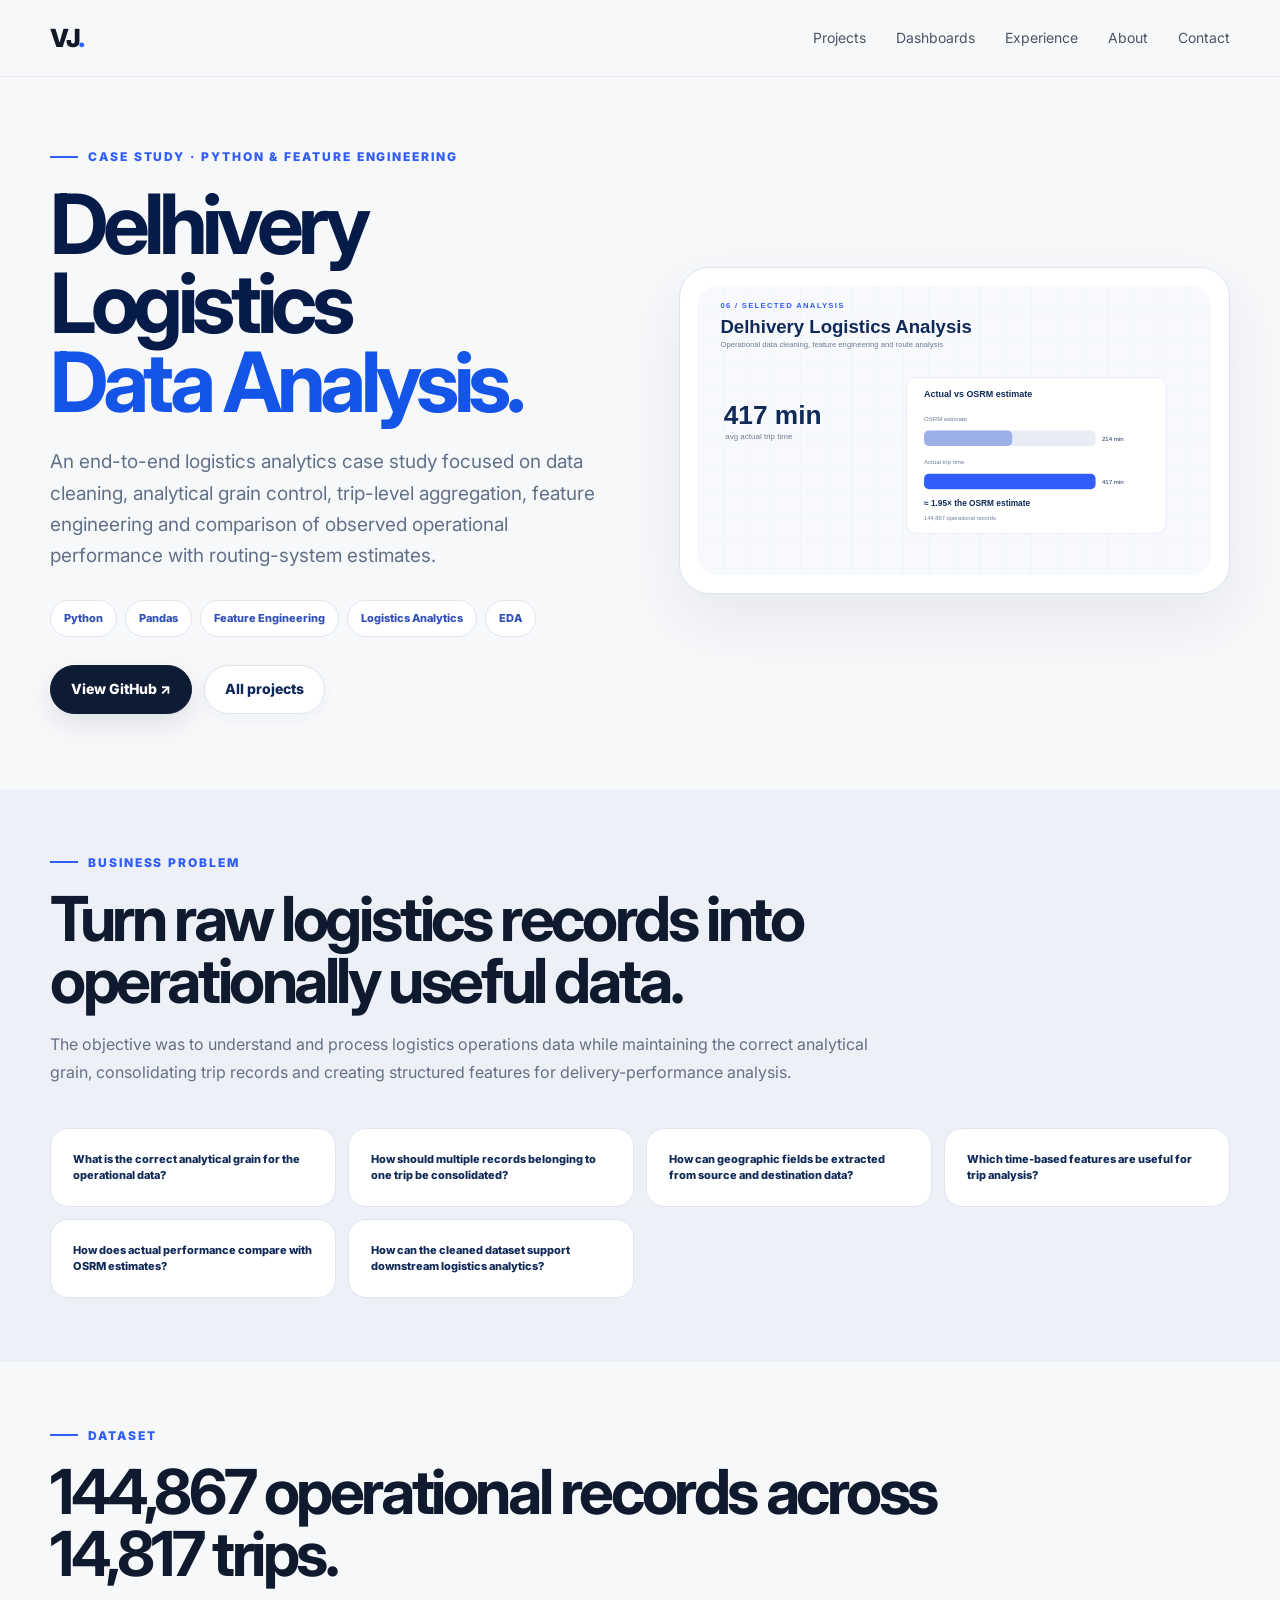
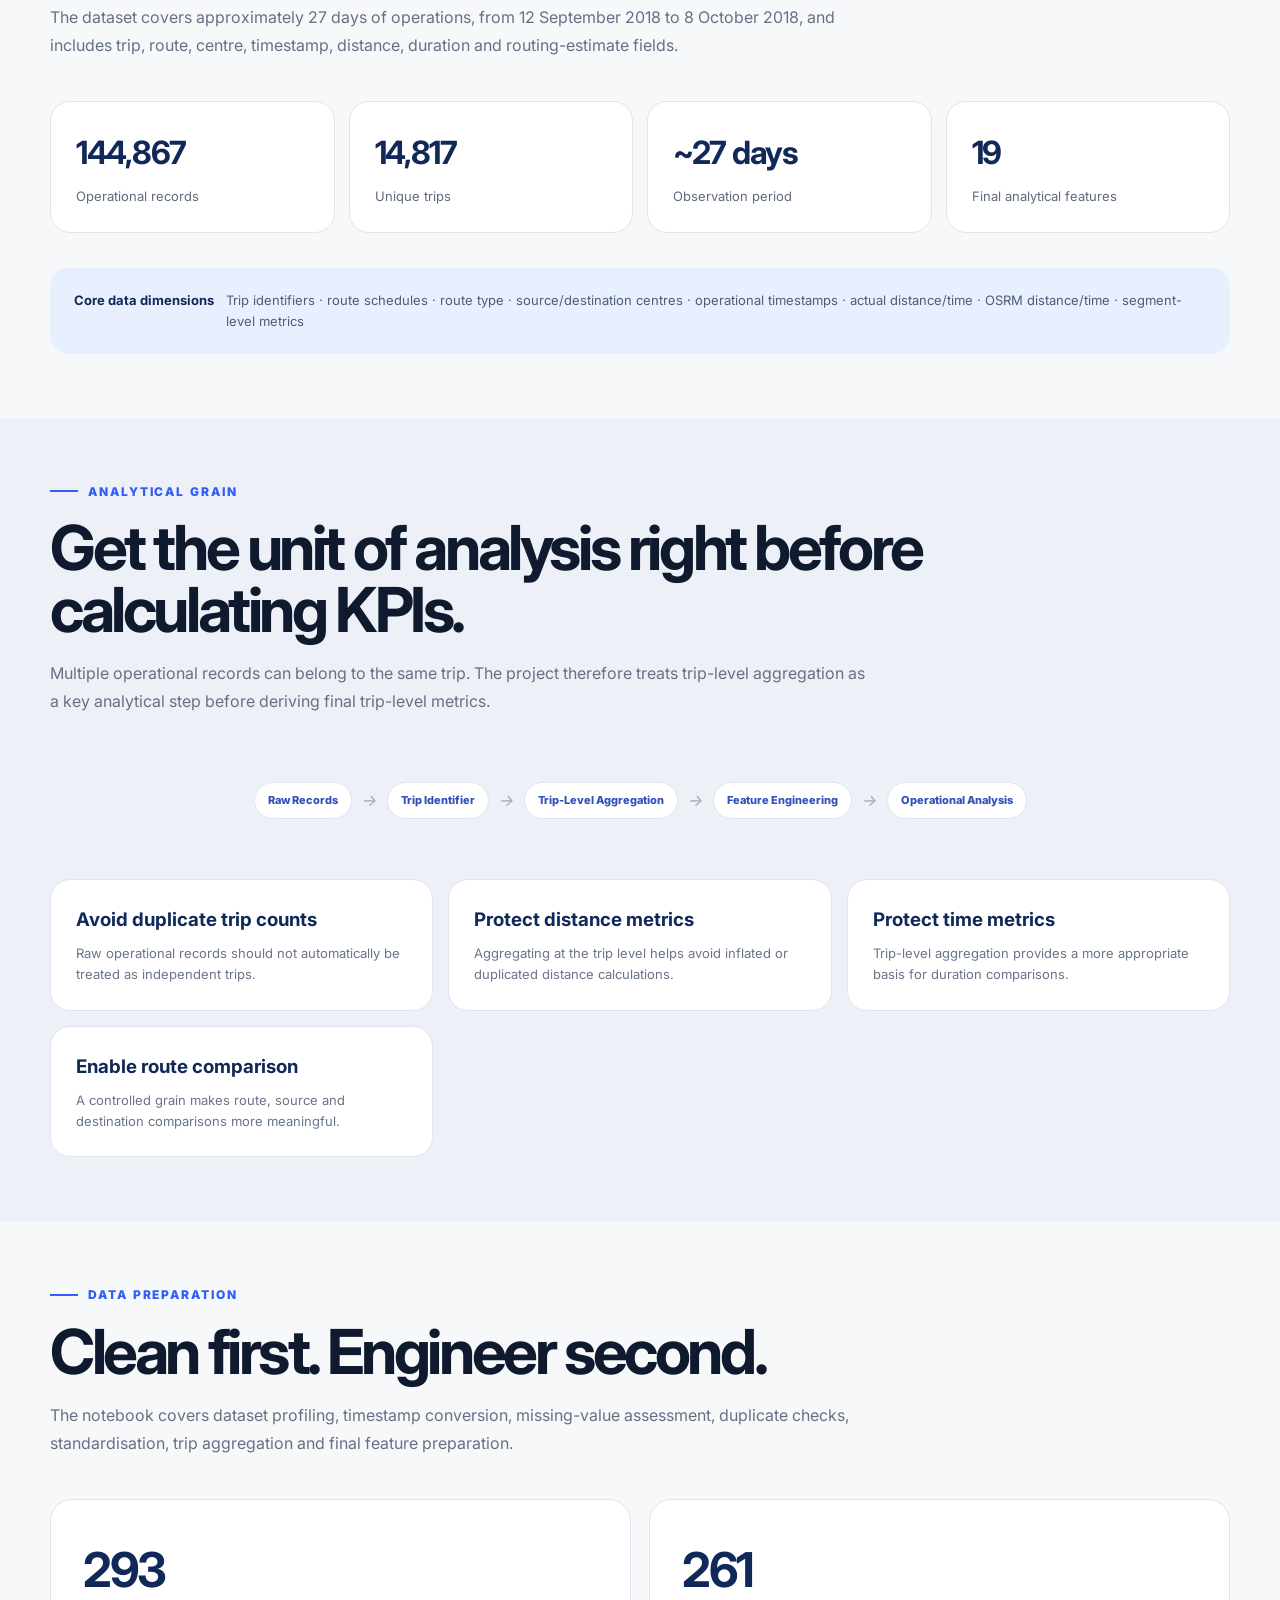
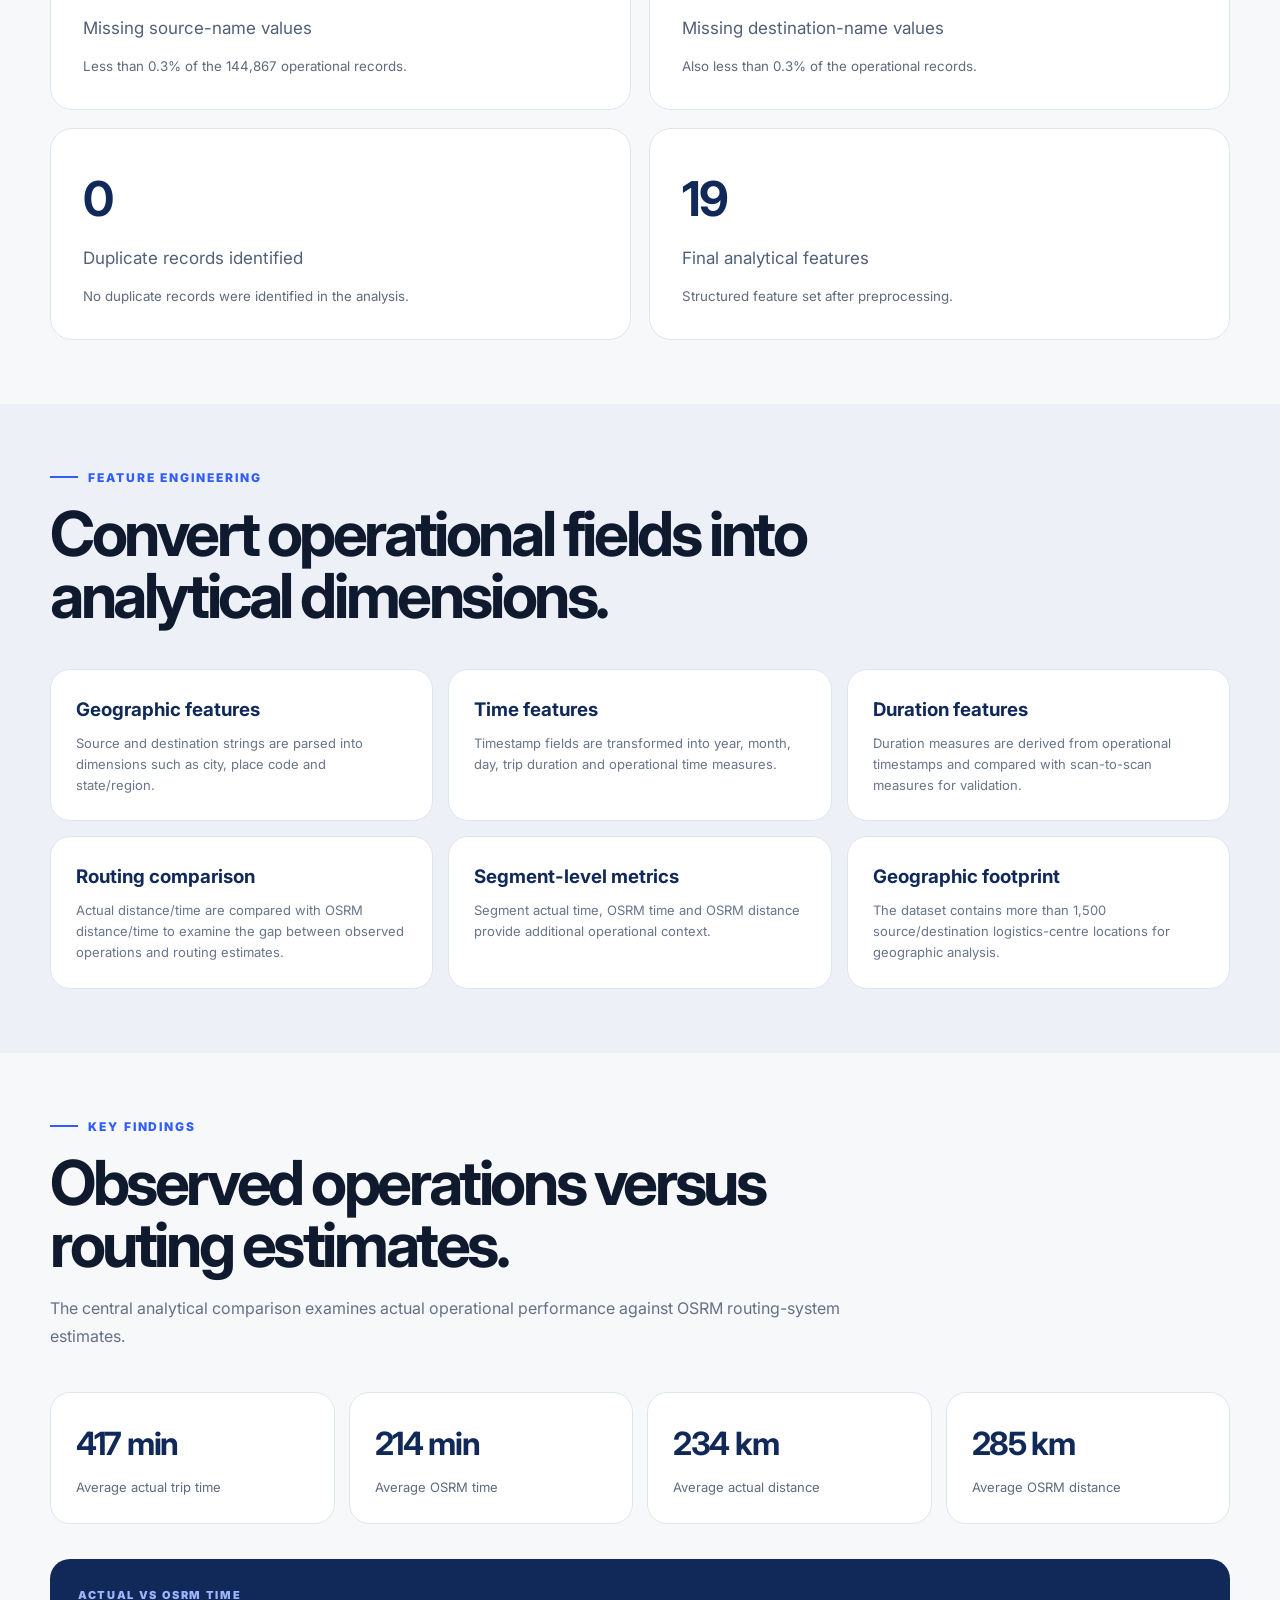
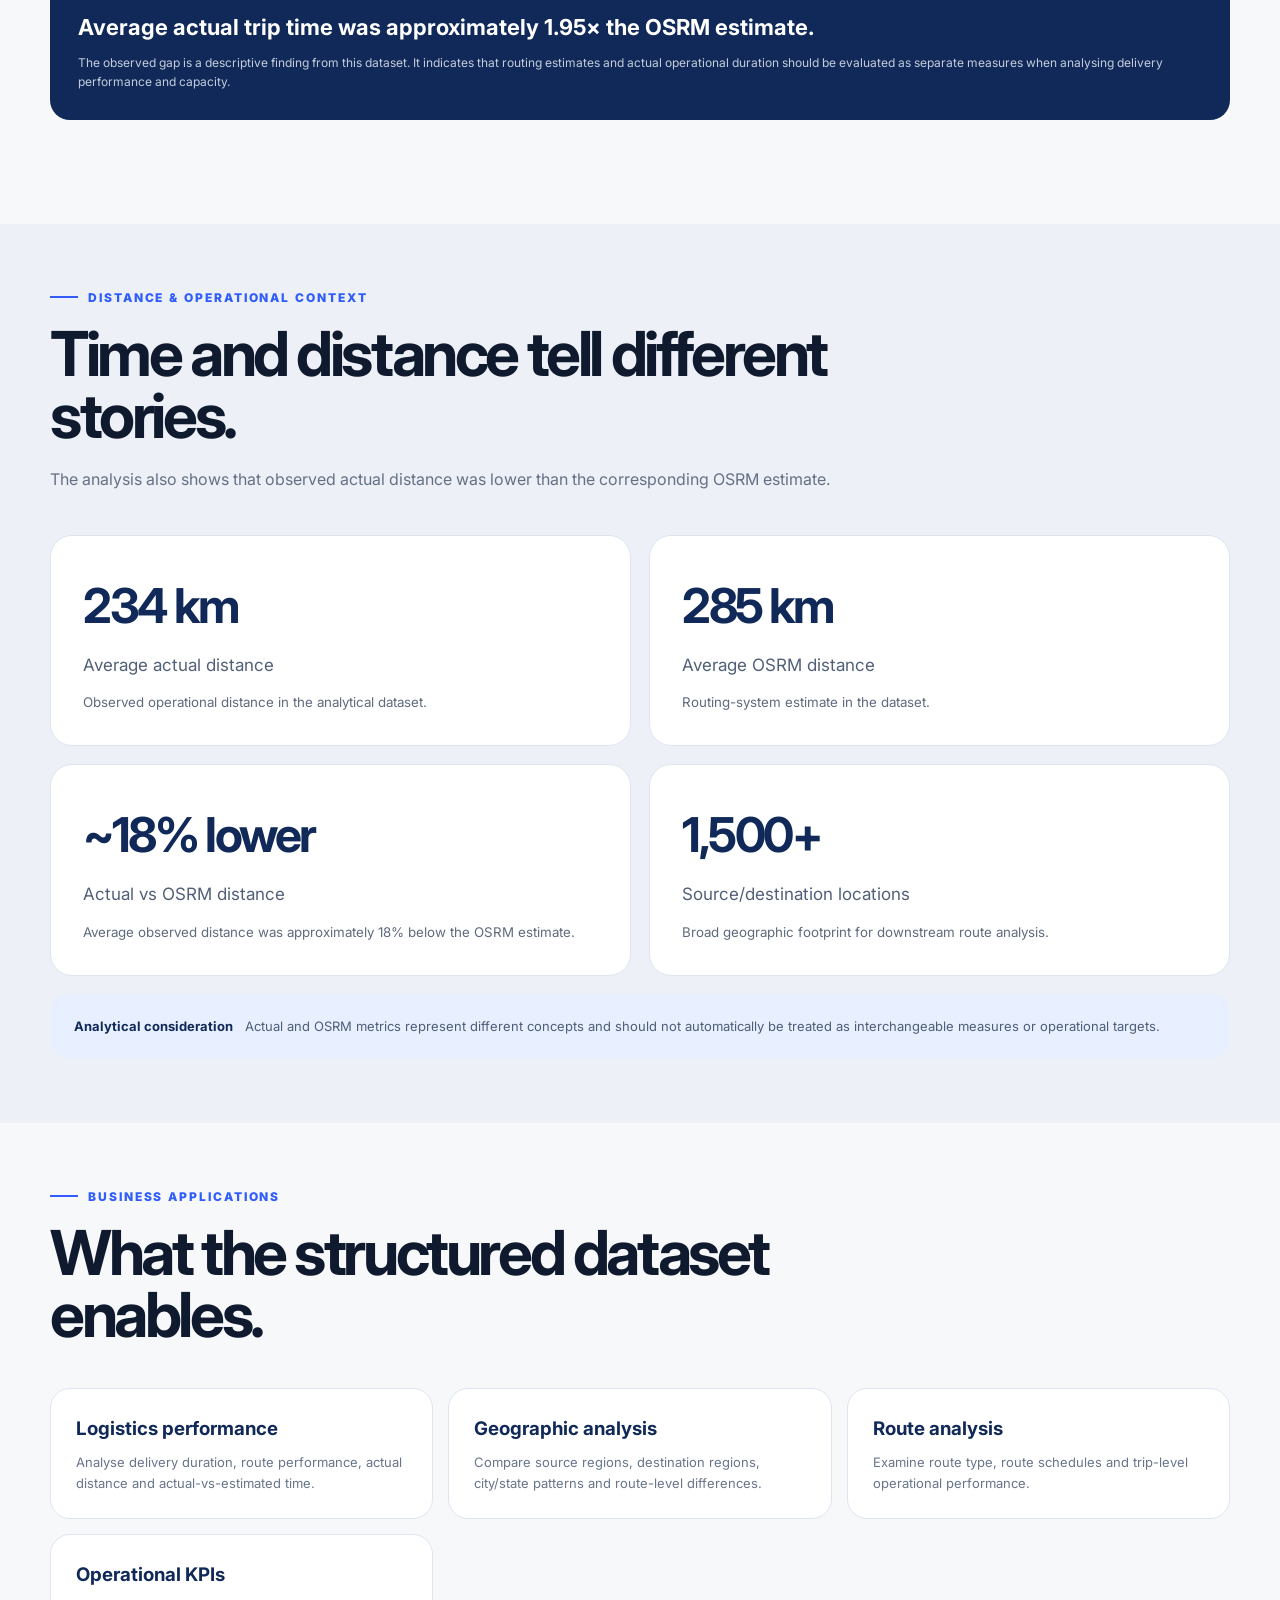
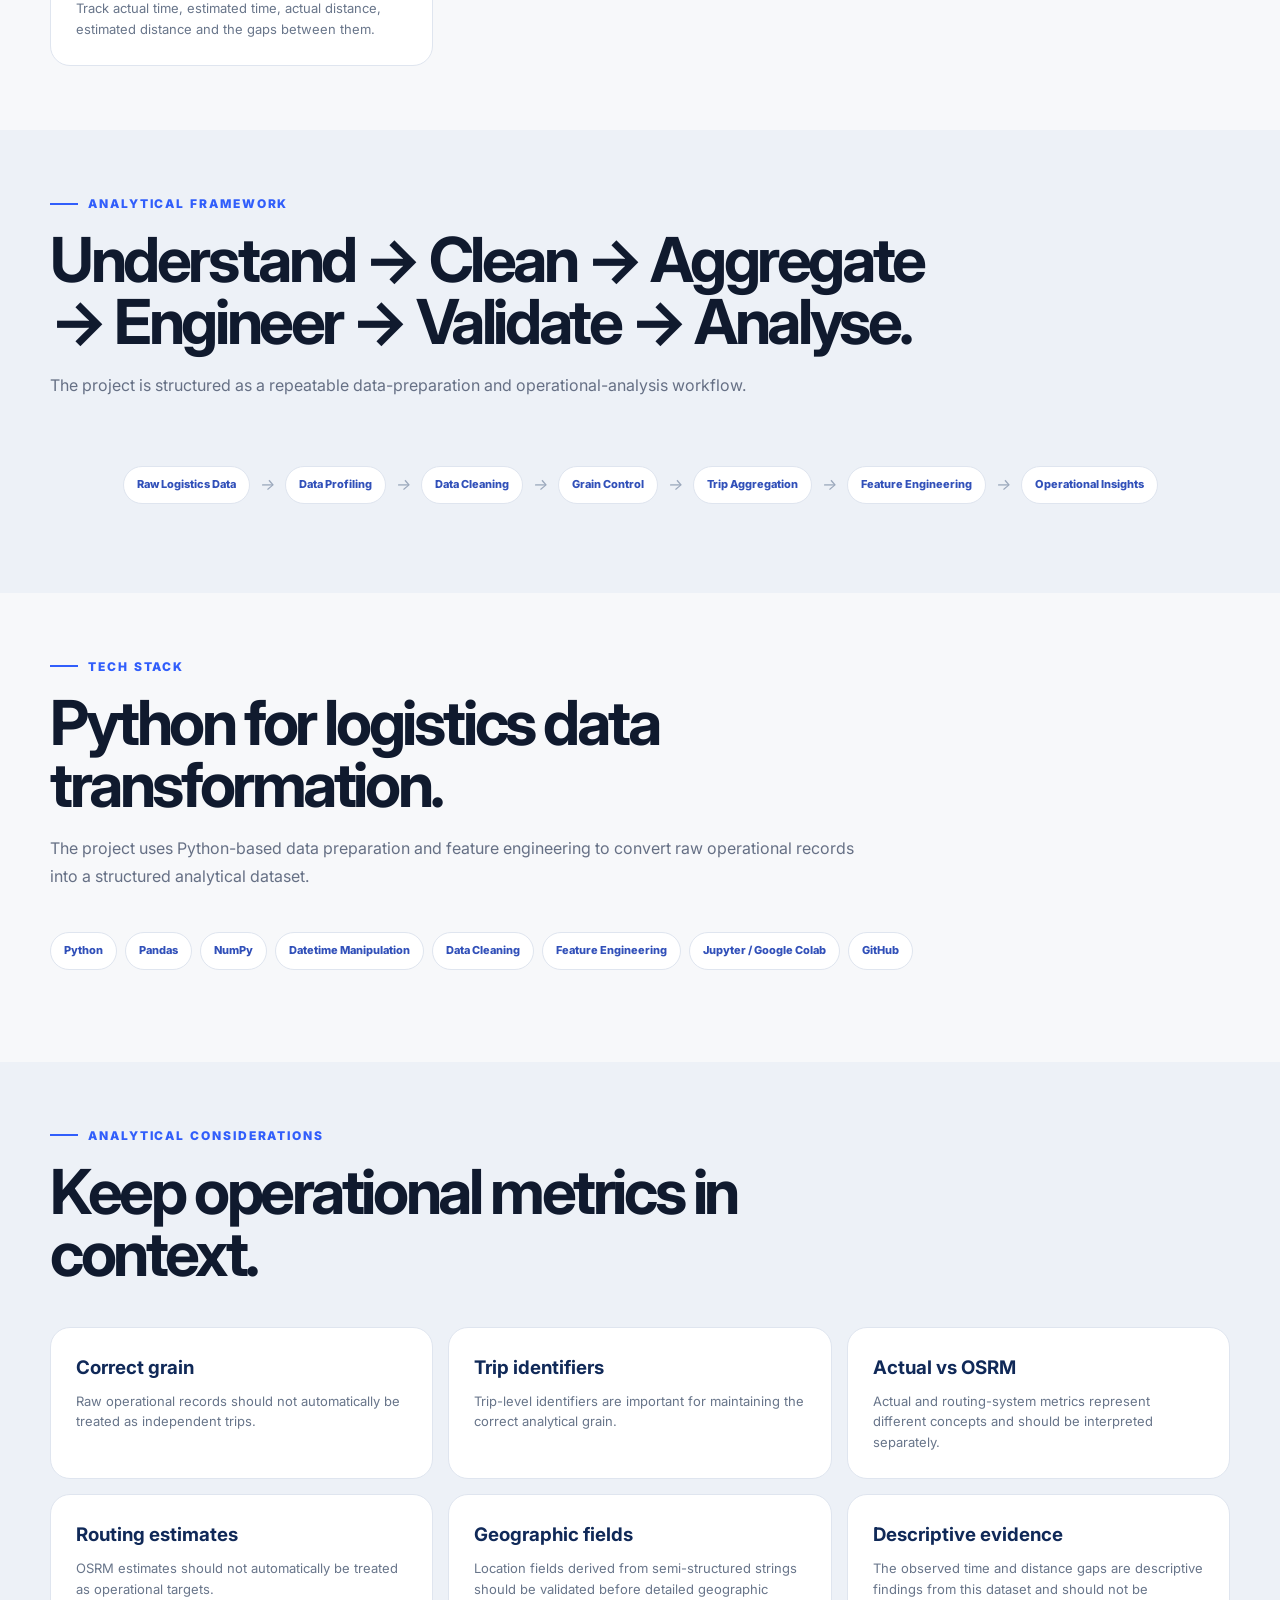
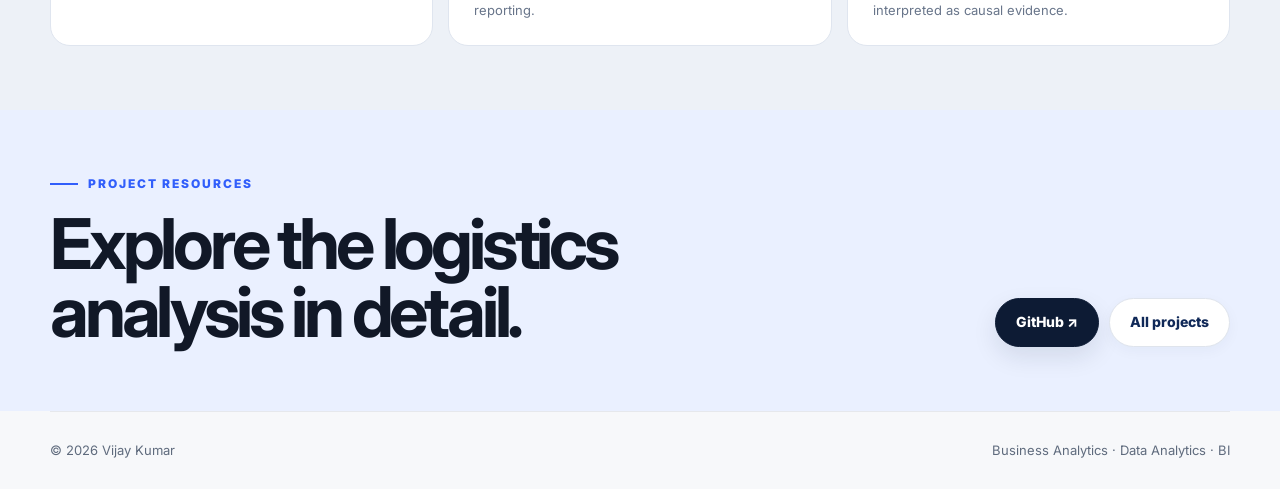
<file: delhivery.html>
<!DOCTYPE html>
<html lang="en">
<head>
<meta charset="UTF-8"><meta name="viewport" content="width=device-width, initial-scale=1.0">
<meta name="description" content="Delhivery Logistics Data Analysis and Feature Engineering — Python logistics analytics case study by Vijay Kumar.">
<meta name="author" content="Vijay Kumar">
<title>Delhivery Logistics Analysis | Vijay Kumar</title>
<link rel="preconnect" href="https://fonts.googleapis.com"><link rel="preconnect" href="https://fonts.gstatic.com" crossorigin><link href="https://fonts.googleapis.com/css2?family=Inter:wght@400..900&display=swap" rel="stylesheet"><link rel="stylesheet" href="styles.css">
</head>
<body class="case-study-page">
<header class="nav-wrap"><nav class="nav container">
<a class="brand" href="index.html">VJ<span>.</span></a>
<button class="menu-btn" aria-label="Open menu" aria-expanded="false">☰</button><div class="nav-links"><a href="index.html#work">Projects</a><a href="index.html#dashboards">Dashboards</a><a href="index.html#experience">Experience</a><a href="index.html#about">About</a><a href="index.html#contact">Contact</a></div>
</nav></header>
<main>
<section class="case-hero container">
<div>
<div class="eyebrow">CASE STUDY · PYTHON & FEATURE ENGINEERING</div>
<h1>Delhivery Logistics<br><span>Data Analysis.</span></h1>
<p class="case-lead">An end-to-end logistics analytics case study focused on data cleaning, analytical grain control, trip-level aggregation, feature engineering and comparison of observed operational performance with routing-system estimates.</p>
<div class="case-tags"><span>Python</span><span>Pandas</span><span>Feature Engineering</span><span>Logistics Analytics</span><span>EDA</span></div>
<div class="case-actions">
<a class="btn primary" href="https://github.com/vijaybsbs/Delhivery-Logistics-Data-Analysis-and-Feature-Engineering" target="_blank" rel="noopener">View GitHub ↗</a>
<a class="btn secondary" href="index.html#work">All projects</a>
</div>
</div>
<div class="case-hero-visual"><img src="assets/projects/delhivery-cover.svg" alt="Delhivery logistics analysis visual"></div>
</section>

<section class="case-section case-muted"><div class="container">
<div class="case-section-head"><div class="eyebrow">BUSINESS PROBLEM</div><h2>Turn raw logistics records into operationally useful data.</h2>
<p>The objective was to understand and process logistics operations data while maintaining the correct analytical grain, consolidating trip records and creating structured features for delivery-performance analysis.</p></div>
<div class="case-question-grid">
<div class="case-question">What is the correct analytical grain for the operational data?</div>
<div class="case-question">How should multiple records belonging to one trip be consolidated?</div>
<div class="case-question">How can geographic fields be extracted from source and destination data?</div>
<div class="case-question">Which time-based features are useful for trip analysis?</div>
<div class="case-question">How does actual performance compare with OSRM estimates?</div>
<div class="case-question">How can the cleaned dataset support downstream logistics analytics?</div>
</div></div></section>

<section class="case-section container"><div class="case-section-head"><div class="eyebrow">DATASET</div><h2>144,867 operational records across 14,817 trips.</h2><p>The dataset covers approximately 27 days of operations, from 12 September 2018 to 8 October 2018, and includes trip, route, centre, timestamp, distance, duration and routing-estimate fields.</p></div>
<div class="case-kpi-grid">
<div class="case-kpi"><strong>144,867</strong><span>Operational records</span></div>
<div class="case-kpi"><strong>14,817</strong><span>Unique trips</span></div>
<div class="case-kpi"><strong>~27 days</strong><span>Observation period</span></div>
<div class="case-kpi"><strong>19</strong><span>Final analytical features</span></div>
</div>
<div class="case-callout"><strong>Core data dimensions</strong><div>Trip identifiers · route schedules · route type · source/destination centres · operational timestamps · actual distance/time · OSRM distance/time · segment-level metrics</div></div>
</div></section>

<section class="case-section case-muted"><div class="container"><div class="case-section-head"><div class="eyebrow">ANALYTICAL GRAIN</div><h2>Get the unit of analysis right before calculating KPIs.</h2><p>Multiple operational records can belong to the same trip. The project therefore treats trip-level aggregation as a key analytical step before deriving final trip-level metrics.</p></div>
<div class="case-flow"><span>Raw Records</span><i>→</i><span>Trip Identifier</span><i>→</i><span>Trip-Level Aggregation</span><i>→</i><span>Feature Engineering</span><i>→</i><span>Operational Analysis</span></div>
<div class="case-final-grid">
<div><h3>Avoid duplicate trip counts</h3><p>Raw operational records should not automatically be treated as independent trips.</p></div>
<div><h3>Protect distance metrics</h3><p>Aggregating at the trip level helps avoid inflated or duplicated distance calculations.</p></div>
<div><h3>Protect time metrics</h3><p>Trip-level aggregation provides a more appropriate basis for duration comparisons.</p></div>
<div><h3>Enable route comparison</h3><p>A controlled grain makes route, source and destination comparisons more meaningful.</p></div>
</div></div></section>

<section class="case-section container"><div class="case-section-head"><div class="eyebrow">DATA PREPARATION</div><h2>Clean first. Engineer second.</h2><p>The notebook covers dataset profiling, timestamp conversion, missing-value assessment, duplicate checks, standardisation, trip aggregation and final feature preparation.</p></div>
<div class="case-two-col">
<div class="case-panel"><strong>293</strong><span>Missing source-name values</span><small>Less than 0.3% of the 144,867 operational records.</small></div>
<div class="case-panel"><strong>261</strong><span>Missing destination-name values</span><small>Also less than 0.3% of the operational records.</small></div>
<div class="case-panel"><strong>0</strong><span>Duplicate records identified</span><small>No duplicate records were identified in the analysis.</small></div>
<div class="case-panel"><strong>19</strong><span>Final analytical features</span><small>Structured feature set after preprocessing.</small></div>
</div>
</div></section>

<section class="case-section case-muted"><div class="container"><div class="case-section-head"><div class="eyebrow">FEATURE ENGINEERING</div><h2>Convert operational fields into analytical dimensions.</h2></div>
<div class="case-final-grid">
<div><h3>Geographic features</h3><p>Source and destination strings are parsed into dimensions such as city, place code and state/region.</p></div>
<div><h3>Time features</h3><p>Timestamp fields are transformed into year, month, day, trip duration and operational time measures.</p></div>
<div><h3>Duration features</h3><p>Duration measures are derived from operational timestamps and compared with scan-to-scan measures for validation.</p></div>
<div><h3>Routing comparison</h3><p>Actual distance/time are compared with OSRM distance/time to examine the gap between observed operations and routing estimates.</p></div>
<div><h3>Segment-level metrics</h3><p>Segment actual time, OSRM time and OSRM distance provide additional operational context.</p></div>
<div><h3>Geographic footprint</h3><p>The dataset contains more than 1,500 source/destination logistics-centre locations for geographic analysis.</p></div>
</div></div></section>

<section class="case-section container"><div class="case-section-head"><div class="eyebrow">KEY FINDINGS</div><h2>Observed operations versus routing estimates.</h2><p>The central analytical comparison examines actual operational performance against OSRM routing-system estimates.</p></div>
<div class="case-kpi-grid">
<div class="case-kpi"><strong>417 min</strong><span>Average actual trip time</span></div>
<div class="case-kpi"><strong>214 min</strong><span>Average OSRM time</span></div>
<div class="case-kpi"><strong>234 km</strong><span>Average actual distance</span></div>
<div class="case-kpi"><strong>285 km</strong><span>Average OSRM distance</span></div>
</div>
<div class="case-insight"><span>ACTUAL VS OSRM TIME</span><strong>Average actual trip time was approximately 1.95× the OSRM estimate.</strong><p>The observed gap is a descriptive finding from this dataset. It indicates that routing estimates and actual operational duration should be evaluated as separate measures when analysing delivery performance and capacity.</p></div>
</div></section>

<section class="case-section case-muted"><div class="container"><div class="case-section-head"><div class="eyebrow">DISTANCE & OPERATIONAL CONTEXT</div><h2>Time and distance tell different stories.</h2><p>The analysis also shows that observed actual distance was lower than the corresponding OSRM estimate.</p></div>
<div class="case-two-col">
<div class="case-panel"><strong>234 km</strong><span>Average actual distance</span><small>Observed operational distance in the analytical dataset.</small></div>
<div class="case-panel"><strong>285 km</strong><span>Average OSRM distance</span><small>Routing-system estimate in the dataset.</small></div>
<div class="case-panel"><strong>~18% lower</strong><span>Actual vs OSRM distance</span><small>Average observed distance was approximately 18% below the OSRM estimate.</small></div>
<div class="case-panel"><strong>1,500+</strong><span>Source/destination locations</span><small>Broad geographic footprint for downstream route analysis.</small></div>
</div>
<div class="case-callout"><strong>Analytical consideration</strong><div>Actual and OSRM metrics represent different concepts and should not automatically be treated as interchangeable measures or operational targets.</div></div>
</div></section>

<section class="case-section container"><div class="case-section-head"><div class="eyebrow">BUSINESS APPLICATIONS</div><h2>What the structured dataset enables.</h2></div>
<div class="case-final-grid">
<div><h3>Logistics performance</h3><p>Analyse delivery duration, route performance, actual distance and actual-vs-estimated time.</p></div>
<div><h3>Geographic analysis</h3><p>Compare source regions, destination regions, city/state patterns and route-level differences.</p></div>
<div><h3>Route analysis</h3><p>Examine route type, route schedules and trip-level operational performance.</p></div>
<div><h3>Operational KPIs</h3><p>Track actual time, estimated time, actual distance, estimated distance and the gaps between them.</p></div>
</div></section>

<section class="case-section case-muted"><div class="container"><div class="case-section-head"><div class="eyebrow">ANALYTICAL FRAMEWORK</div><h2>Understand → Clean → Aggregate → Engineer → Validate → Analyse.</h2><p>The project is structured as a repeatable data-preparation and operational-analysis workflow.</p></div>
<div class="case-flow"><span>Raw Logistics Data</span><i>→</i><span>Data Profiling</span><i>→</i><span>Data Cleaning</span><i>→</i><span>Grain Control</span><i>→</i><span>Trip Aggregation</span><i>→</i><span>Feature Engineering</span><i>→</i><span>Operational Insights</span></div>
</div></section>

<section class="case-section container"><div class="case-section-head"><div class="eyebrow">TECH STACK</div><h2>Python for logistics data transformation.</h2><p>The project uses Python-based data preparation and feature engineering to convert raw operational records into a structured analytical dataset.</p></div>
<div class="case-tags"><span>Python</span><span>Pandas</span><span>NumPy</span><span>Datetime Manipulation</span><span>Data Cleaning</span><span>Feature Engineering</span><span>Jupyter / Google Colab</span><span>GitHub</span></div>
</div></section>

<section class="case-section case-muted"><div class="container"><div class="case-section-head"><div class="eyebrow">ANALYTICAL CONSIDERATIONS</div><h2>Keep operational metrics in context.</h2></div>
<div class="case-final-grid">
<div><h3>Correct grain</h3><p>Raw operational records should not automatically be treated as independent trips.</p></div>
<div><h3>Trip identifiers</h3><p>Trip-level identifiers are important for maintaining the correct analytical grain.</p></div>
<div><h3>Actual vs OSRM</h3><p>Actual and routing-system metrics represent different concepts and should be interpreted separately.</p></div>
<div><h3>Routing estimates</h3><p>OSRM estimates should not automatically be treated as operational targets.</p></div>
<div><h3>Geographic fields</h3><p>Location fields derived from semi-structured strings should be validated before detailed geographic reporting.</p></div>
<div><h3>Descriptive evidence</h3><p>The observed time and distance gaps are descriptive findings from this dataset and should not be interpreted as causal evidence.</p></div>
</div></div></section>

<section class="contact-section"><div class="container contact"><div><div class="eyebrow">PROJECT RESOURCES</div><h2>Explore the logistics<br><span>analysis in detail.</span></h2></div>
<div class="contact-actions"><a class="btn primary" href="https://github.com/vijaybsbs/Delhivery-Logistics-Data-Analysis-and-Feature-Engineering" target="_blank" rel="noopener">GitHub ↗</a><a class="btn secondary" href="index.html#work">All projects</a></div>
</div></section>
</main>
<footer class="footer container"><span>© <span id="year"></span> Vijay Kumar</span><span>Business Analytics · Data Analytics · BI</span></footer>
<script src="script.js"></script>
</body></html>
</file>
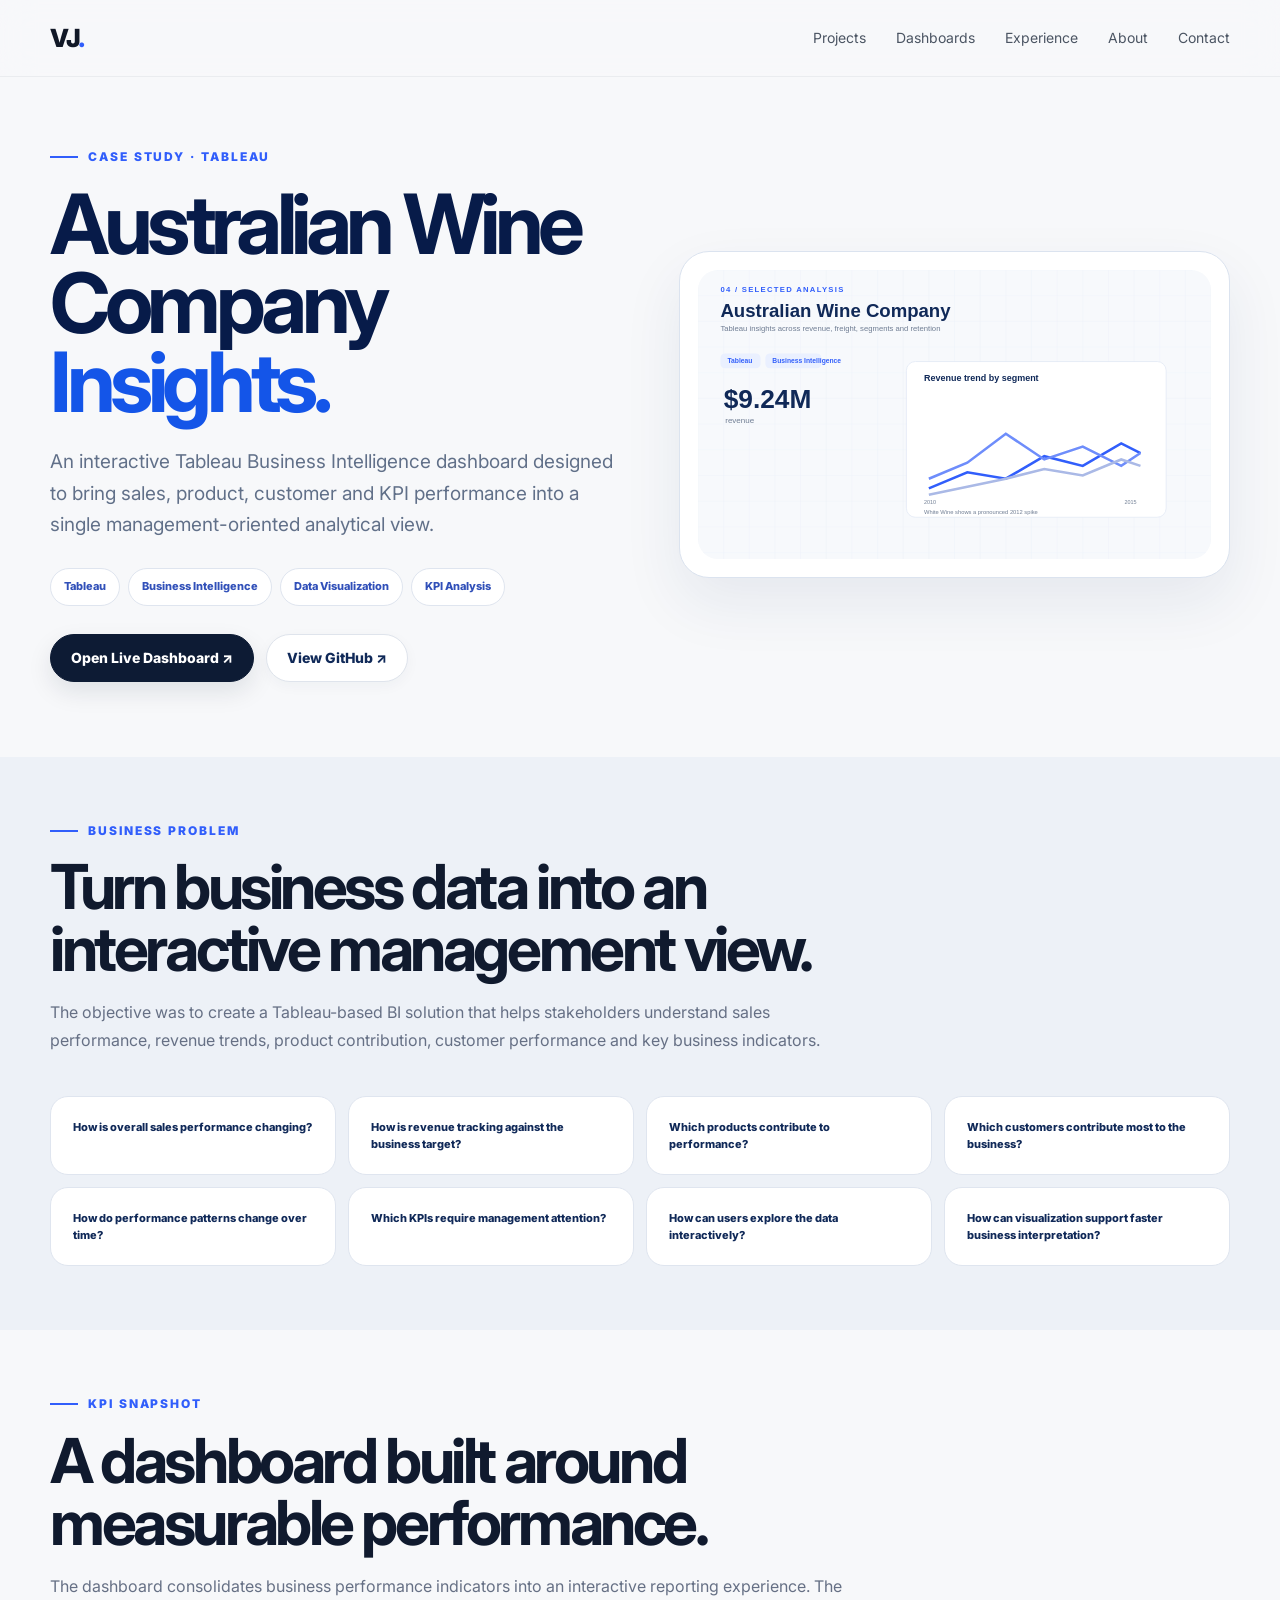
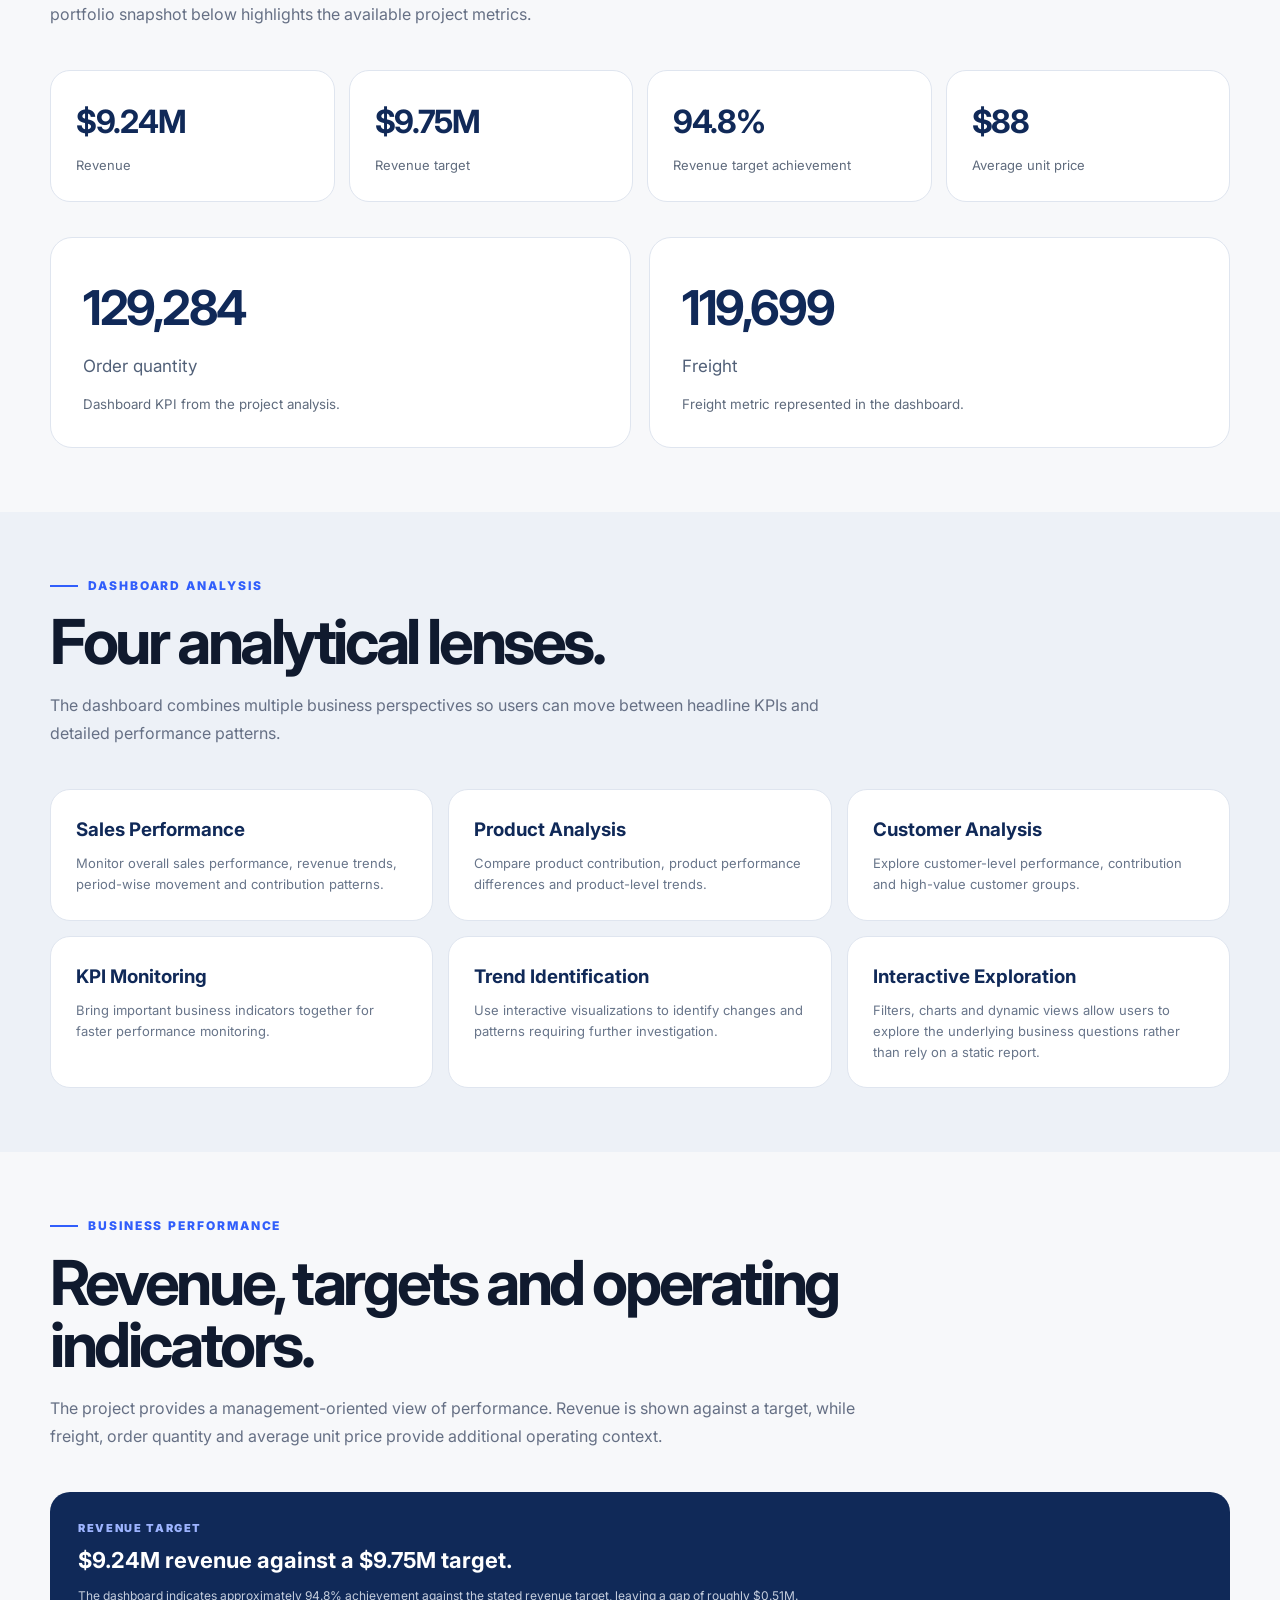
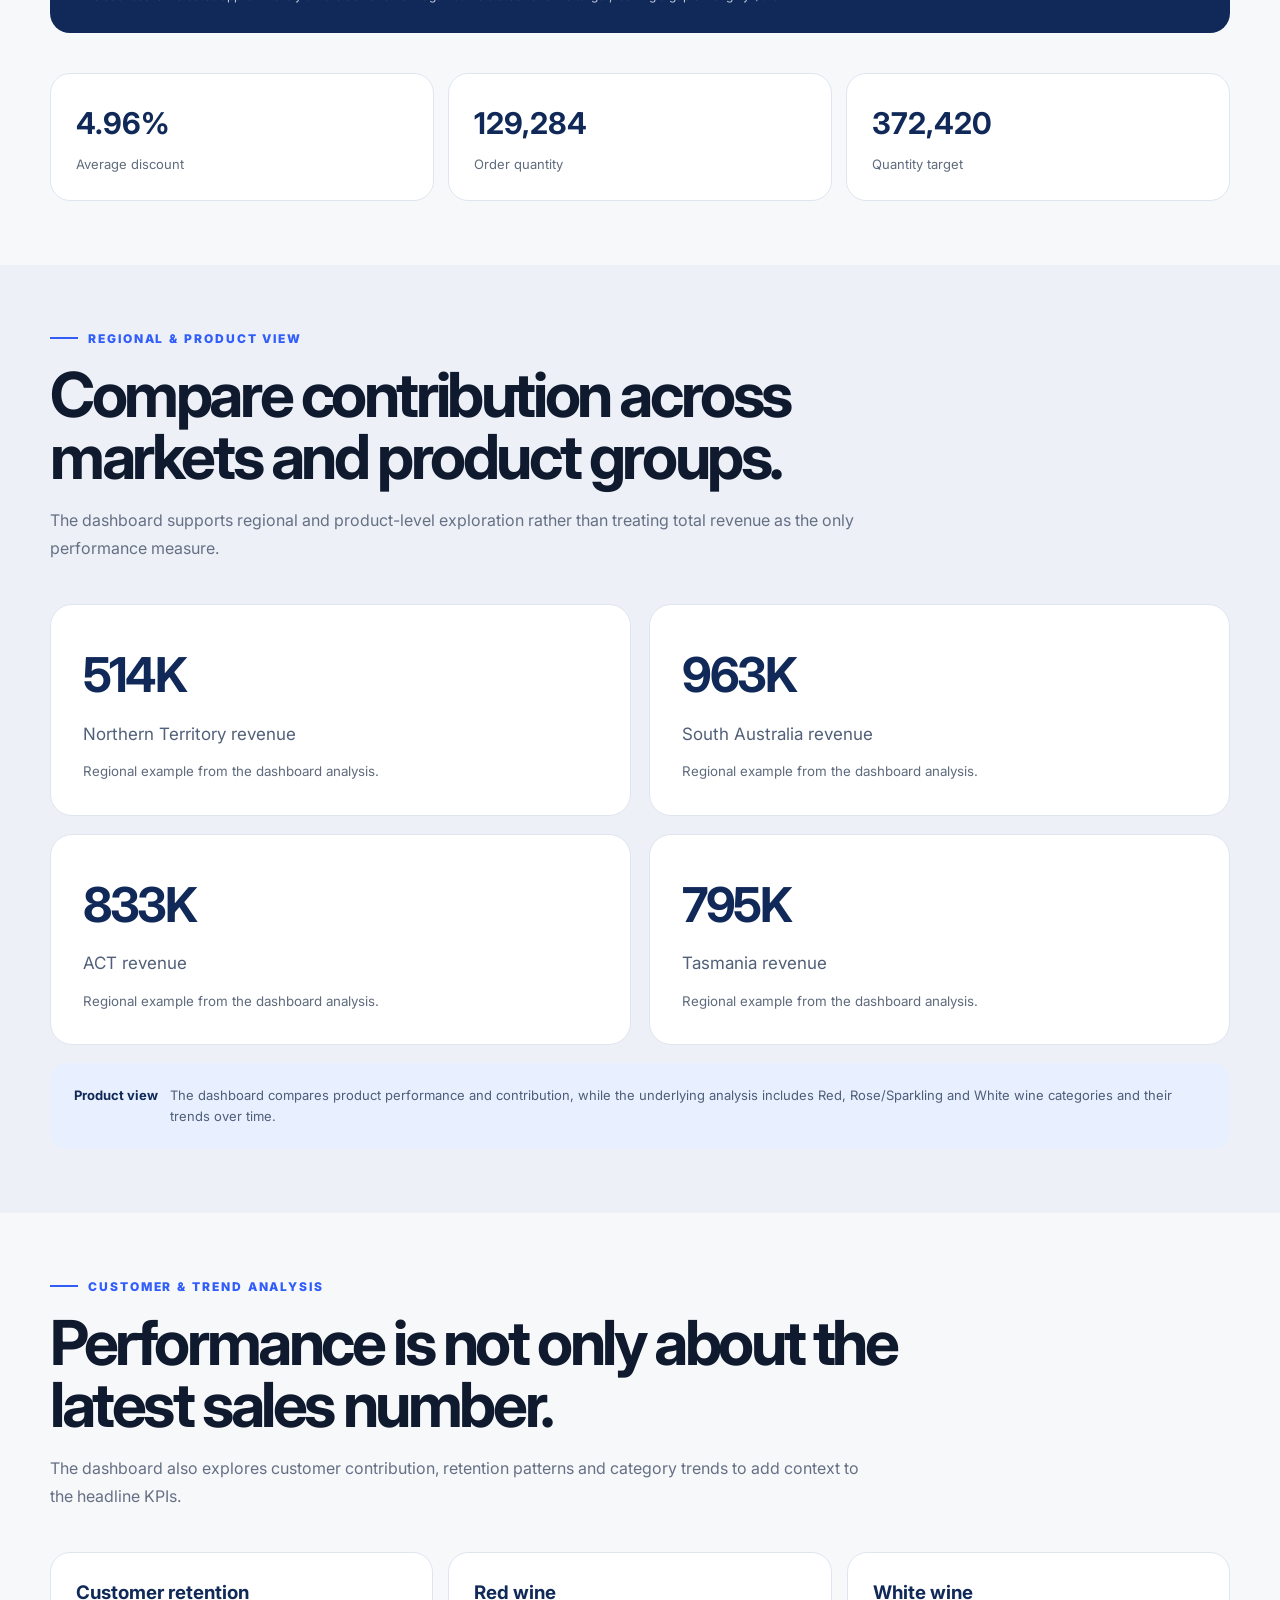
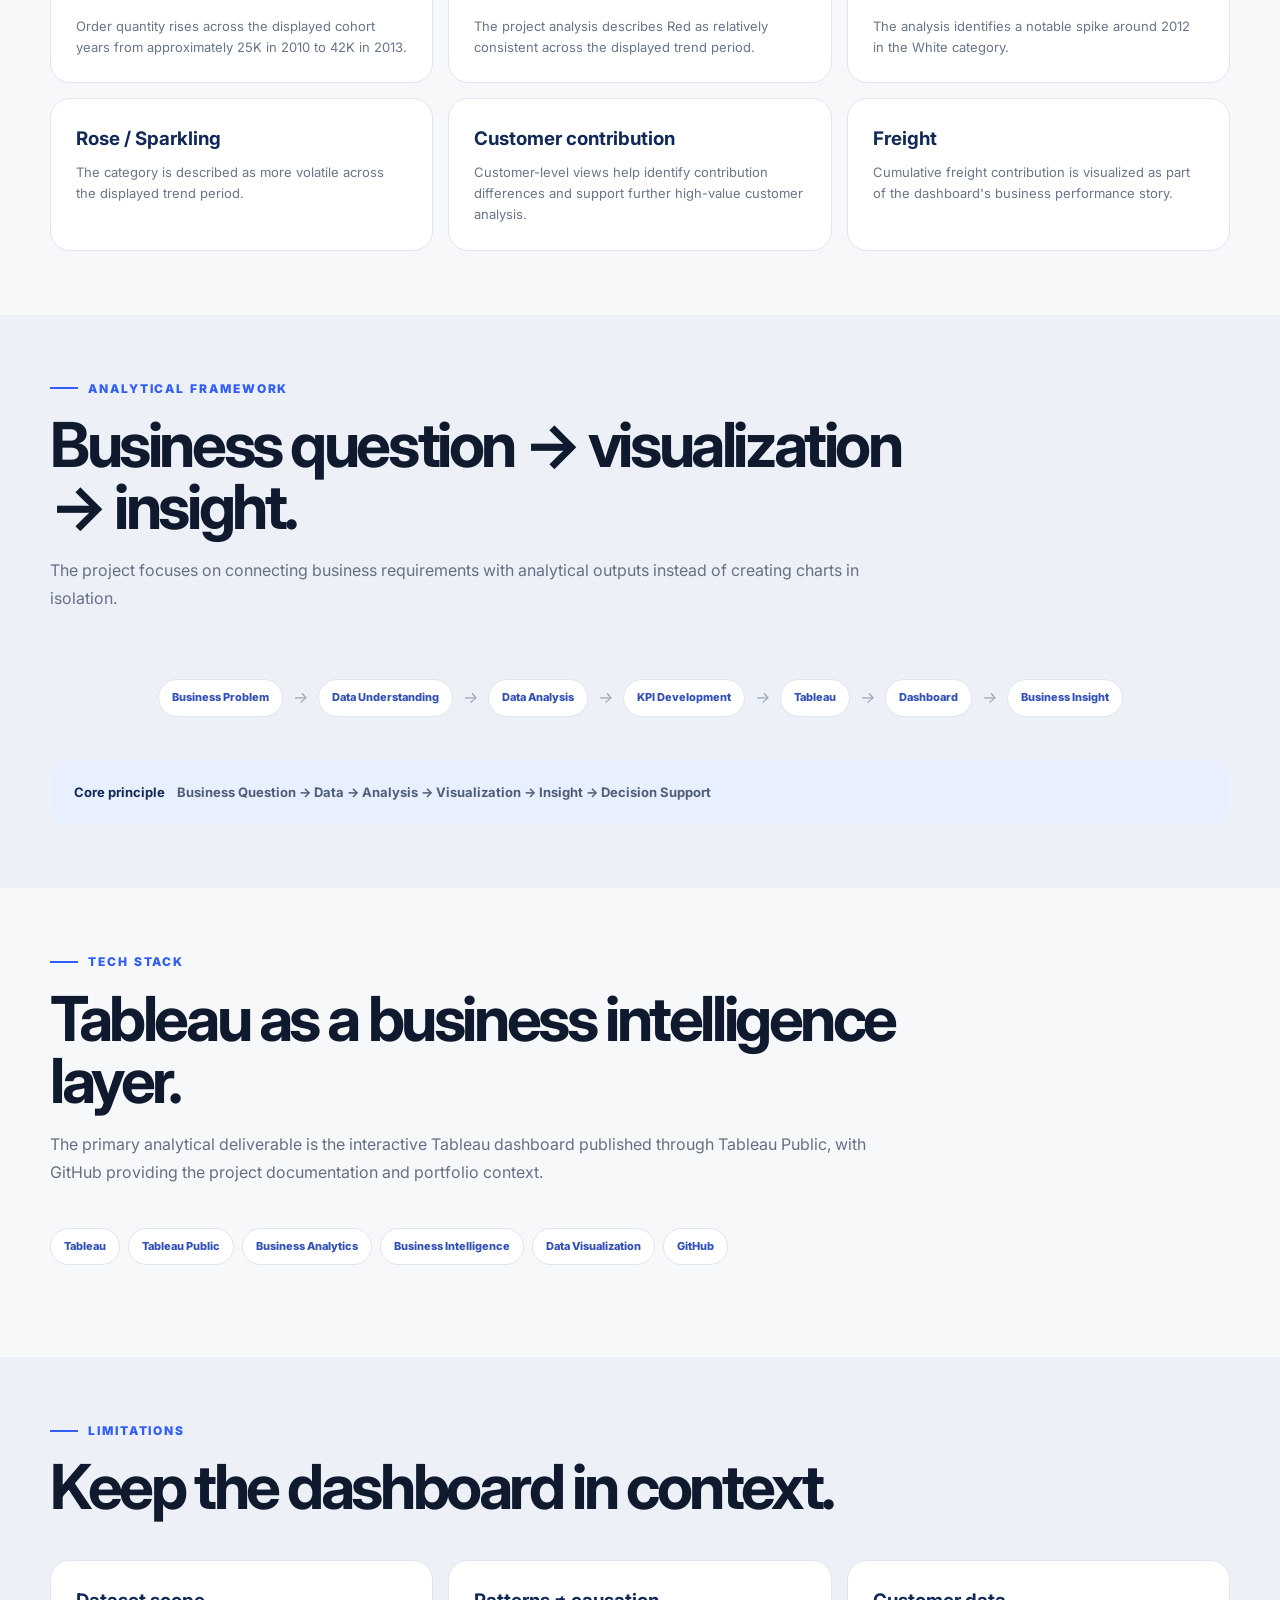
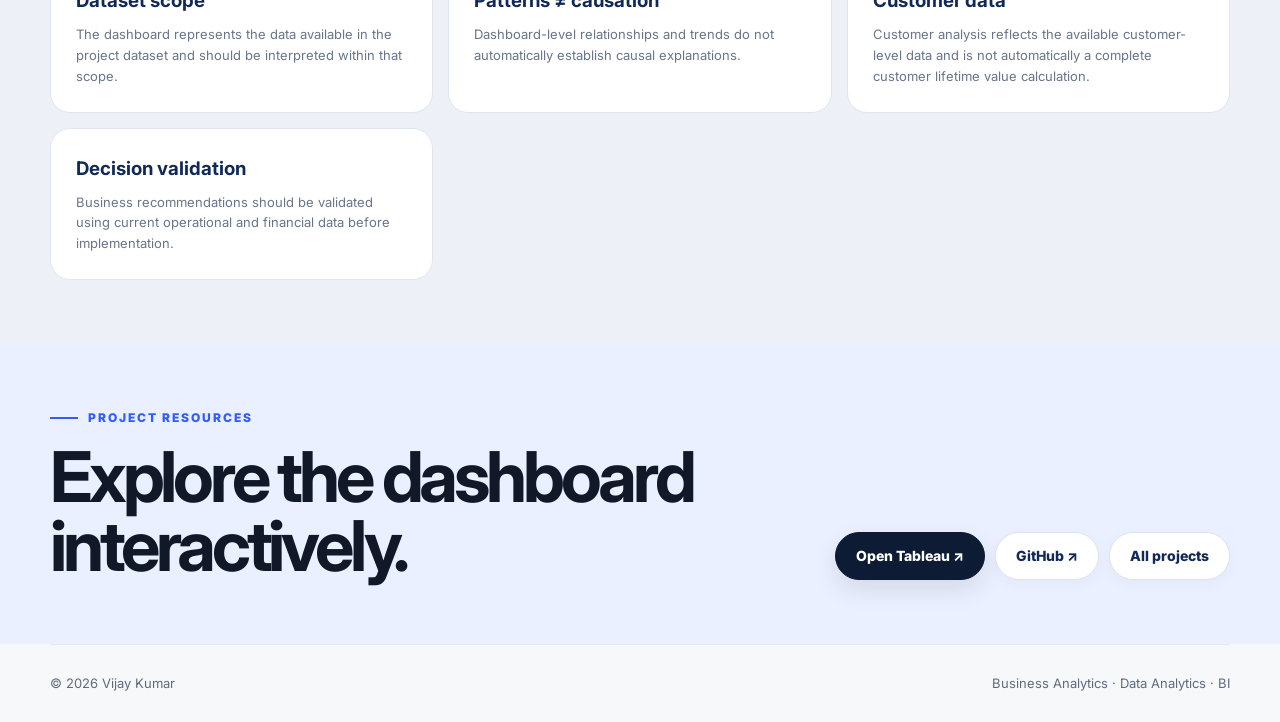
<file: wine.html>
<!DOCTYPE html>
<html lang="en">
<head>
<meta charset="UTF-8"><meta name="viewport" content="width=device-width, initial-scale=1.0">
<meta name="description" content="Australian Wine Company Insights — Tableau Business Intelligence dashboard by Vijay Kumar.">
<meta name="author" content="Vijay Kumar">
<title>Australian Wine Company Insights | Vijay Kumar</title>
<link rel="preconnect" href="https://fonts.googleapis.com"><link rel="preconnect" href="https://fonts.gstatic.com" crossorigin><link href="https://fonts.googleapis.com/css2?family=Inter:wght@400..900&display=swap" rel="stylesheet"><link rel="stylesheet" href="styles.css">
</head>
<body class="case-study-page">
<header class="nav-wrap"><nav class="nav container">
<a class="brand" href="index.html">VJ<span>.</span></a>
<button class="menu-btn" aria-label="Open menu" aria-expanded="false">☰</button><div class="nav-links"><a href="index.html#work">Projects</a><a href="index.html#dashboards">Dashboards</a><a href="index.html#experience">Experience</a><a href="index.html#about">About</a><a href="index.html#contact">Contact</a></div>
</nav></header>
<main>
<section class="case-hero container">
<div>
<div class="eyebrow">CASE STUDY · TABLEAU</div>
<h1>Australian Wine Company<br><span>Insights.</span></h1>
<p class="case-lead">An interactive Tableau Business Intelligence dashboard designed to bring sales, product, customer and KPI performance into a single management-oriented analytical view.</p>
<div class="case-tags"><span>Tableau</span><span>Business Intelligence</span><span>Data Visualization</span><span>KPI Analysis</span></div>
<div class="case-actions">
<a class="btn primary" href="https://public.tableau.com/views/AustralianWineCompanyInsightsDashboard_17593967646220/AustralianWineCompanyInsightsDashboard" target="_blank" rel="noopener">Open Live Dashboard ↗</a>
<a class="btn secondary" href="https://github.com/vijaybsbs/Australian-wine-company-insights" target="_blank" rel="noopener">View GitHub ↗</a>
</div>
</div>
<div class="case-hero-visual"><img src="assets/projects/wine-cover.svg" alt="Australian Wine Company Tableau insights visual"></div>
</section>

<section class="case-section case-muted"><div class="container">
<div class="case-section-head"><div class="eyebrow">BUSINESS PROBLEM</div><h2>Turn business data into an interactive management view.</h2>
<p>The objective was to create a Tableau-based BI solution that helps stakeholders understand sales performance, revenue trends, product contribution, customer performance and key business indicators.</p></div>
<div class="case-question-grid">
<div class="case-question">How is overall sales performance changing?</div>
<div class="case-question">How is revenue tracking against the business target?</div>
<div class="case-question">Which products contribute to performance?</div>
<div class="case-question">Which customers contribute most to the business?</div>
<div class="case-question">How do performance patterns change over time?</div>
<div class="case-question">Which KPIs require management attention?</div>
<div class="case-question">How can users explore the data interactively?</div>
<div class="case-question">How can visualization support faster business interpretation?</div>
</div></div></section>

<section class="case-section container"><div class="case-section-head"><div class="eyebrow">KPI SNAPSHOT</div><h2>A dashboard built around measurable performance.</h2><p>The dashboard consolidates business performance indicators into an interactive reporting experience. The portfolio snapshot below highlights the available project metrics.</p></div>
<div class="case-kpi-grid">
<div class="case-kpi"><strong>$9.24M</strong><span>Revenue</span></div>
<div class="case-kpi"><strong>$9.75M</strong><span>Revenue target</span></div>
<div class="case-kpi"><strong>94.8%</strong><span>Revenue target achievement</span></div>
<div class="case-kpi"><strong>$88</strong><span>Average unit price</span></div>
</div>
<div class="case-two-col">
<div class="case-panel"><strong>129,284</strong><span>Order quantity</span><small>Dashboard KPI from the project analysis.</small></div>
<div class="case-panel"><strong>119,699</strong><span>Freight</span><small>Freight metric represented in the dashboard.</small></div>
</div>
</div></section>

<section class="case-section case-muted"><div class="container"><div class="case-section-head"><div class="eyebrow">DASHBOARD ANALYSIS</div><h2>Four analytical lenses.</h2><p>The dashboard combines multiple business perspectives so users can move between headline KPIs and detailed performance patterns.</p></div>
<div class="case-final-grid">
<div><h3>Sales Performance</h3><p>Monitor overall sales performance, revenue trends, period-wise movement and contribution patterns.</p></div>
<div><h3>Product Analysis</h3><p>Compare product contribution, product performance differences and product-level trends.</p></div>
<div><h3>Customer Analysis</h3><p>Explore customer-level performance, contribution and high-value customer groups.</p></div>
<div><h3>KPI Monitoring</h3><p>Bring important business indicators together for faster performance monitoring.</p></div>
<div><h3>Trend Identification</h3><p>Use interactive visualizations to identify changes and patterns requiring further investigation.</p></div>
<div><h3>Interactive Exploration</h3><p>Filters, charts and dynamic views allow users to explore the underlying business questions rather than rely on a static report.</p></div>
</div></div></section>

<section class="case-section container"><div class="case-section-head"><div class="eyebrow">BUSINESS PERFORMANCE</div><h2>Revenue, targets and operating indicators.</h2><p>The project provides a management-oriented view of performance. Revenue is shown against a target, while freight, order quantity and average unit price provide additional operating context.</p></div>
<div class="case-insight"><span>REVENUE TARGET</span><strong>$9.24M revenue against a $9.75M target.</strong><p>The dashboard indicates approximately 94.8% achievement against the stated revenue target, leaving a gap of roughly $0.51M.</p></div>
<div class="case-stat-list">
<div><strong>4.96%</strong><span>Average discount</span></div>
<div><strong>129,284</strong><span>Order quantity</span></div>
<div><strong>372,420</strong><span>Quantity target</span></div>
</div>
</div></section>

<section class="case-section case-muted"><div class="container"><div class="case-section-head"><div class="eyebrow">REGIONAL & PRODUCT VIEW</div><h2>Compare contribution across markets and product groups.</h2><p>The dashboard supports regional and product-level exploration rather than treating total revenue as the only performance measure.</p></div>
<div class="case-two-col">
<div class="case-panel"><strong>514K</strong><span>Northern Territory revenue</span><small>Regional example from the dashboard analysis.</small></div>
<div class="case-panel"><strong>963K</strong><span>South Australia revenue</span><small>Regional example from the dashboard analysis.</small></div>
<div class="case-panel"><strong>833K</strong><span>ACT revenue</span><small>Regional example from the dashboard analysis.</small></div>
<div class="case-panel"><strong>795K</strong><span>Tasmania revenue</span><small>Regional example from the dashboard analysis.</small></div>
</div>
<div class="case-callout"><strong>Product view</strong><div>The dashboard compares product performance and contribution, while the underlying analysis includes Red, Rose/Sparkling and White wine categories and their trends over time.</div></div>
</div></section>

<section class="case-section container"><div class="case-section-head"><div class="eyebrow">CUSTOMER & TREND ANALYSIS</div><h2>Performance is not only about the latest sales number.</h2><p>The dashboard also explores customer contribution, retention patterns and category trends to add context to the headline KPIs.</p></div>
<div class="case-final-grid">
<div><h3>Customer retention</h3><p>Order quantity rises across the displayed cohort years from approximately 25K in 2010 to 42K in 2013.</p></div>
<div><h3>Red wine</h3><p>The project analysis describes Red as relatively consistent across the displayed trend period.</p></div>
<div><h3>White wine</h3><p>The analysis identifies a notable spike around 2012 in the White category.</p></div>
<div><h3>Rose / Sparkling</h3><p>The category is described as more volatile across the displayed trend period.</p></div>
<div><h3>Customer contribution</h3><p>Customer-level views help identify contribution differences and support further high-value customer analysis.</p></div>
<div><h3>Freight</h3><p>Cumulative freight contribution is visualized as part of the dashboard's business performance story.</p></div>
</div></section>

<section class="case-section case-muted"><div class="container"><div class="case-section-head"><div class="eyebrow">ANALYTICAL FRAMEWORK</div><h2>Business question → visualization → insight.</h2><p>The project focuses on connecting business requirements with analytical outputs instead of creating charts in isolation.</p></div>
<div class="case-flow"><span>Business Problem</span><i>→</i><span>Data Understanding</span><i>→</i><span>Data Analysis</span><i>→</i><span>KPI Development</span><i>→</i><span>Tableau</span><i>→</i><span>Dashboard</span><i>→</i><span>Business Insight</span></div>
<div class="case-callout"><strong>Core principle</strong><div><b>Business Question → Data → Analysis → Visualization → Insight → Decision Support</b></div></div>
</div></section>

<section class="case-section container"><div class="case-section-head"><div class="eyebrow">TECH STACK</div><h2>Tableau as a business intelligence layer.</h2><p>The primary analytical deliverable is the interactive Tableau dashboard published through Tableau Public, with GitHub providing the project documentation and portfolio context.</p></div>
<div class="case-tags"><span>Tableau</span><span>Tableau Public</span><span>Business Analytics</span><span>Business Intelligence</span><span>Data Visualization</span><span>GitHub</span></div>
</div></section>

<section class="case-section case-muted"><div class="container"><div class="case-section-head"><div class="eyebrow">LIMITATIONS</div><h2>Keep the dashboard in context.</h2></div>
<div class="case-final-grid">
<div><h3>Dataset scope</h3><p>The dashboard represents the data available in the project dataset and should be interpreted within that scope.</p></div>
<div><h3>Patterns ≠ causation</h3><p>Dashboard-level relationships and trends do not automatically establish causal explanations.</p></div>
<div><h3>Customer data</h3><p>Customer analysis reflects the available customer-level data and is not automatically a complete customer lifetime value calculation.</p></div>
<div><h3>Decision validation</h3><p>Business recommendations should be validated using current operational and financial data before implementation.</p></div>
</div></div></section>

<section class="contact-section"><div class="container contact"><div><div class="eyebrow">PROJECT RESOURCES</div><h2>Explore the dashboard<br><span>interactively.</span></h2></div>
<div class="contact-actions"><a class="btn primary" href="https://public.tableau.com/views/AustralianWineCompanyInsightsDashboard_17593967646220/AustralianWineCompanyInsightsDashboard" target="_blank" rel="noopener">Open Tableau ↗</a><a class="btn secondary" href="https://github.com/vijaybsbs/Australian-wine-company-insights" target="_blank" rel="noopener">GitHub ↗</a><a class="btn secondary" href="index.html#work">All projects</a></div>
</div></section>
</main>
<footer class="footer container"><span>© <span id="year"></span> Vijay Kumar</span><span>Business Analytics · Data Analytics · BI</span></footer>
<script src="script.js"></script>
</body></html>
</file>
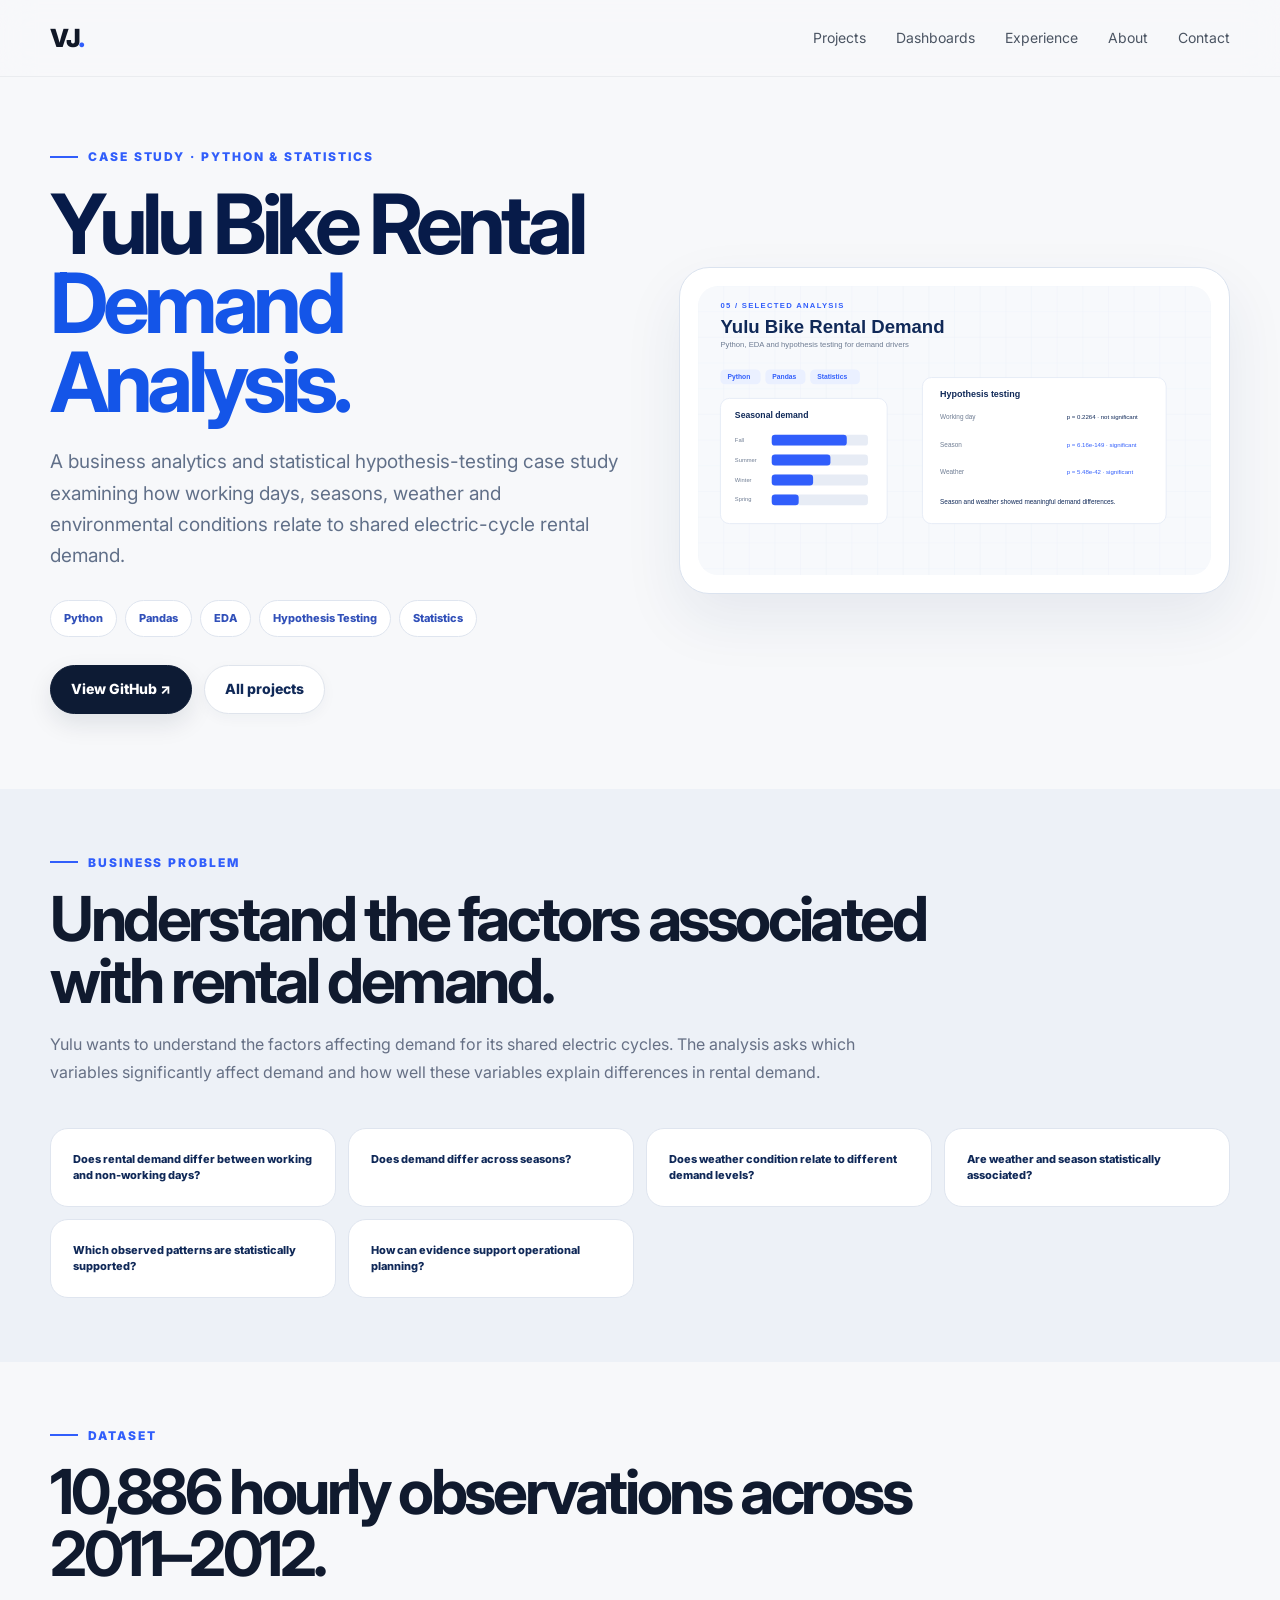
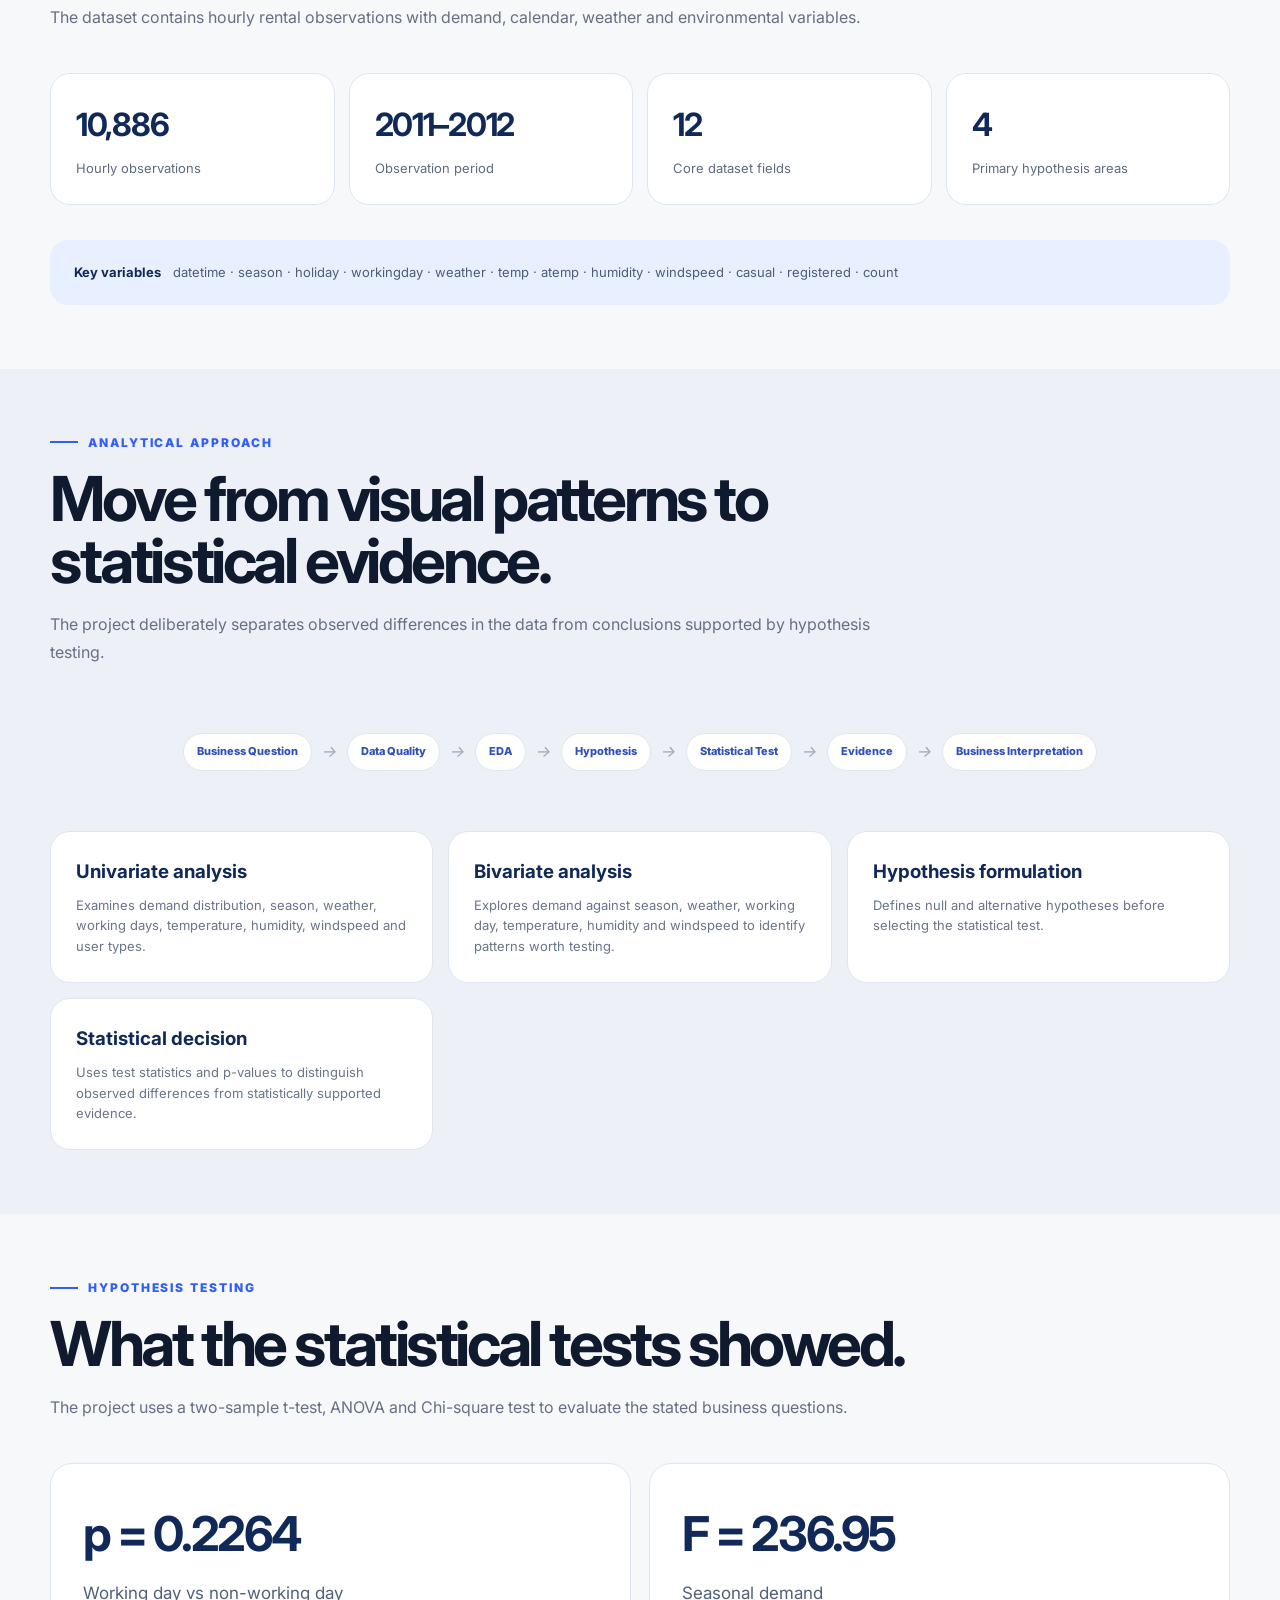
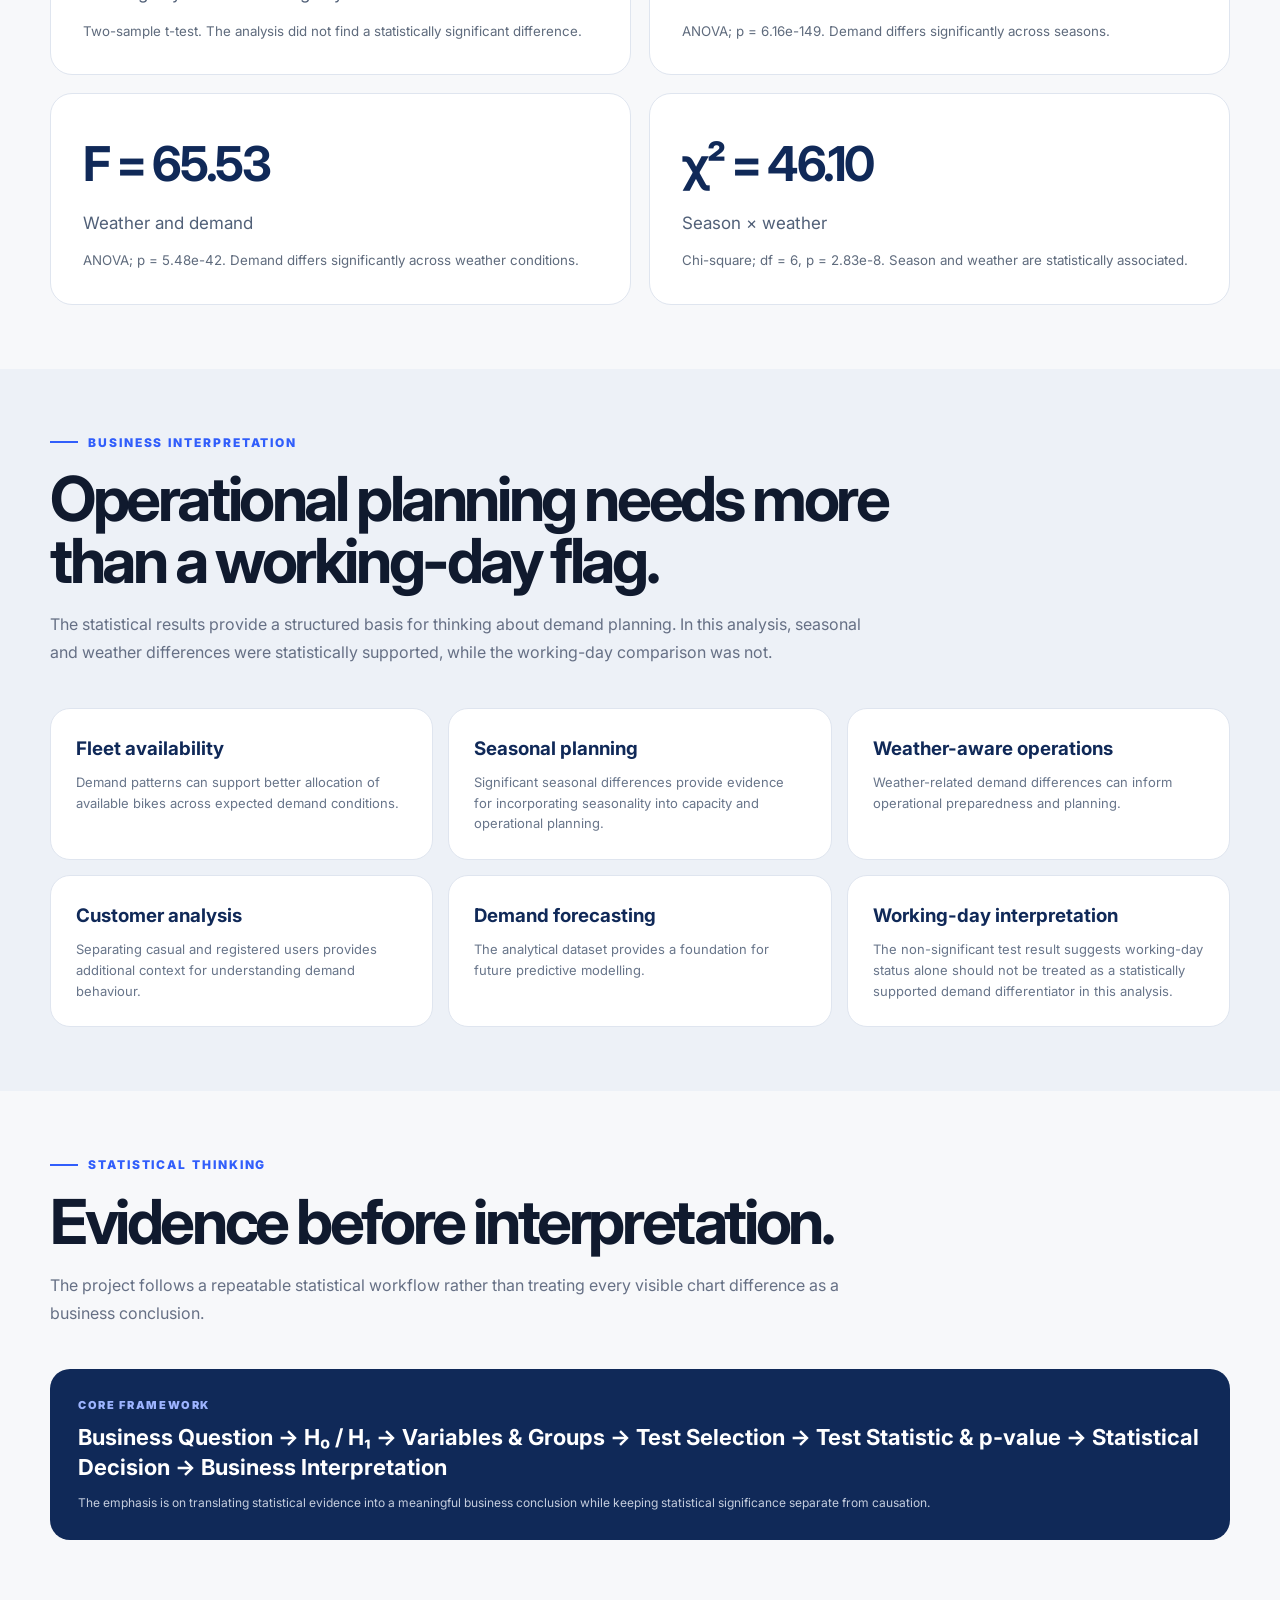
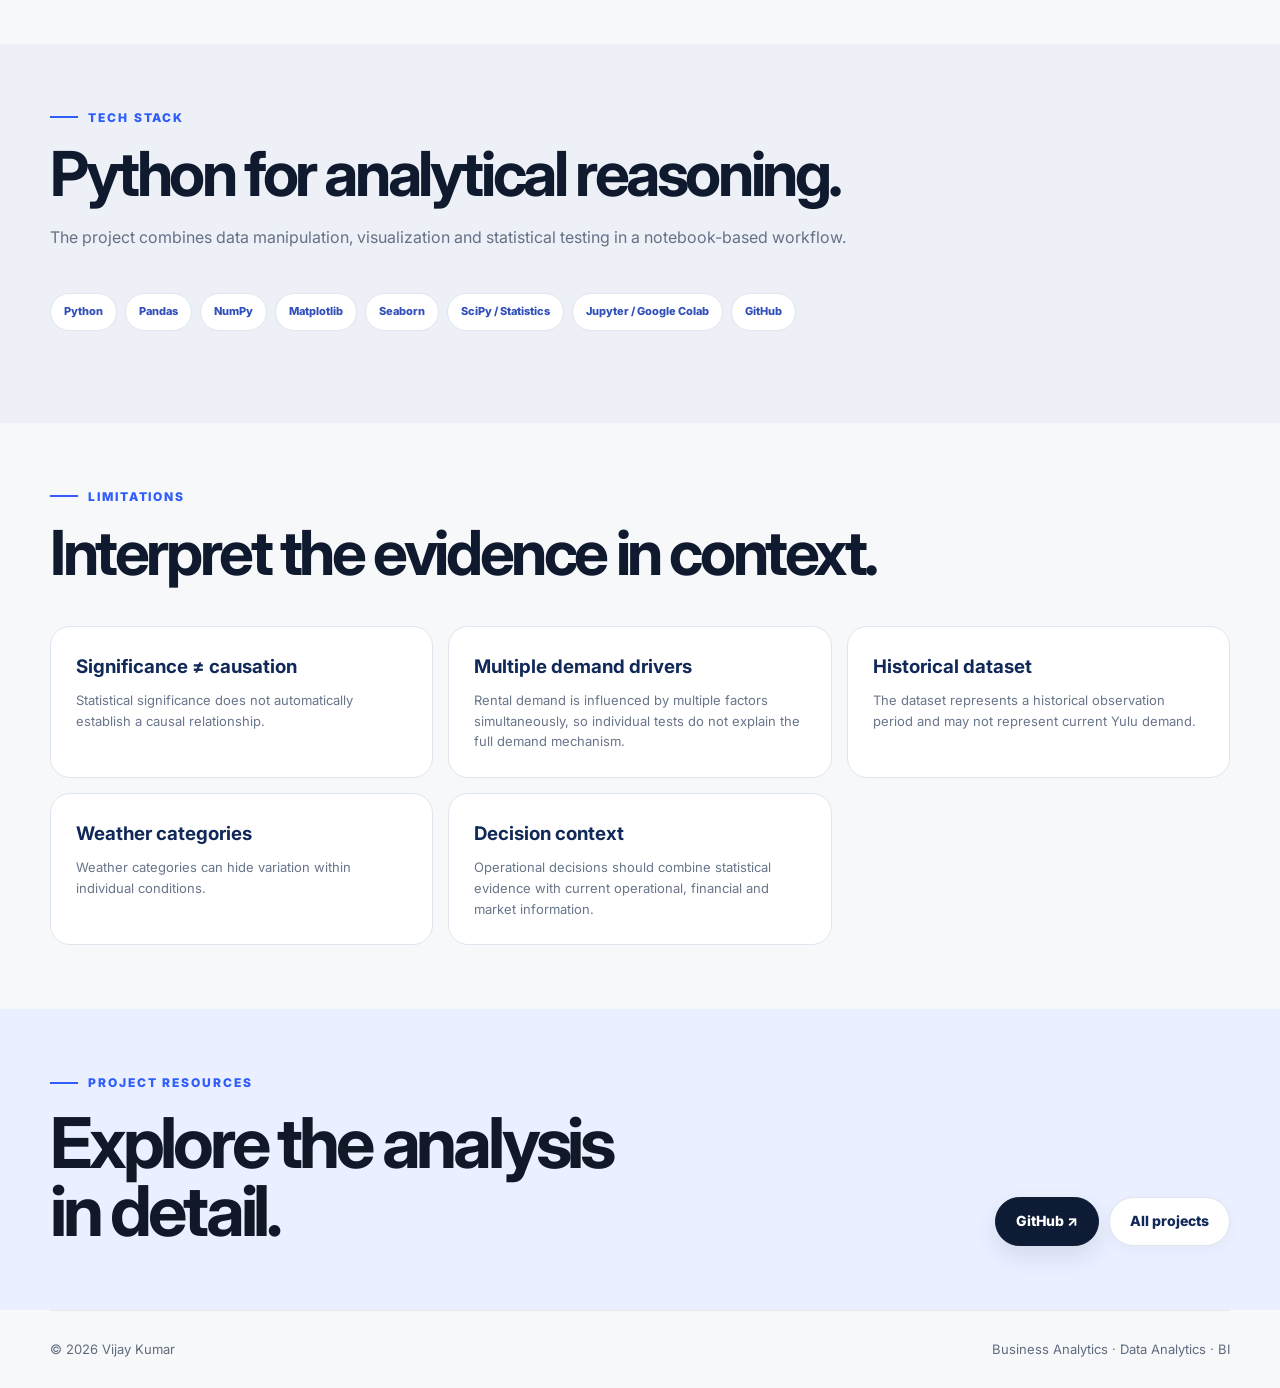
<file: yulu.html>
<!DOCTYPE html>
<html lang="en">
<head>
<meta charset="UTF-8"><meta name="viewport" content="width=device-width, initial-scale=1.0">
<meta name="description" content="Yulu Bike Rental Demand Analysis — Python and statistical hypothesis testing case study by Vijay Kumar.">
<meta name="author" content="Vijay Kumar">
<title>Yulu Bike Rental Demand Analysis | Vijay Kumar</title>
<link rel="preconnect" href="https://fonts.googleapis.com"><link rel="preconnect" href="https://fonts.gstatic.com" crossorigin><link href="https://fonts.googleapis.com/css2?family=Inter:wght@400..900&display=swap" rel="stylesheet"><link rel="stylesheet" href="styles.css">
</head>
<body class="case-study-page">
<header class="nav-wrap"><nav class="nav container">
<a class="brand" href="index.html">VJ<span>.</span></a>
<button class="menu-btn" aria-label="Open menu" aria-expanded="false">☰</button><div class="nav-links"><a href="index.html#work">Projects</a><a href="index.html#dashboards">Dashboards</a><a href="index.html#experience">Experience</a><a href="index.html#about">About</a><a href="index.html#contact">Contact</a></div>
</nav></header>
<main>
<section class="case-hero container">
<div>
<div class="eyebrow">CASE STUDY · PYTHON & STATISTICS</div>
<h1>Yulu Bike Rental<br><span>Demand Analysis.</span></h1>
<p class="case-lead">A business analytics and statistical hypothesis-testing case study examining how working days, seasons, weather and environmental conditions relate to shared electric-cycle rental demand.</p>
<div class="case-tags"><span>Python</span><span>Pandas</span><span>EDA</span><span>Hypothesis Testing</span><span>Statistics</span></div>
<div class="case-actions">
<a class="btn primary" href="https://github.com/vijaybsbs/Yulu-Bike-Rental-Demand-Analysis" target="_blank" rel="noopener">View GitHub ↗</a>
<a class="btn secondary" href="index.html#work">All projects</a>
</div>
</div>
<div class="case-hero-visual"><img src="assets/projects/yulu-cover.svg" alt="Yulu bike rental demand analysis visual"></div>
</section>

<section class="case-section case-muted"><div class="container">
<div class="case-section-head"><div class="eyebrow">BUSINESS PROBLEM</div><h2>Understand the factors associated with rental demand.</h2>
<p>Yulu wants to understand the factors affecting demand for its shared electric cycles. The analysis asks which variables significantly affect demand and how well these variables explain differences in rental demand.</p></div>
<div class="case-question-grid">
<div class="case-question">Does rental demand differ between working and non-working days?</div>
<div class="case-question">Does demand differ across seasons?</div>
<div class="case-question">Does weather condition relate to different demand levels?</div>
<div class="case-question">Are weather and season statistically associated?</div>
<div class="case-question">Which observed patterns are statistically supported?</div>
<div class="case-question">How can evidence support operational planning?</div>
</div></div></section>

<section class="case-section container"><div class="case-section-head"><div class="eyebrow">DATASET</div><h2>10,886 hourly observations across 2011–2012.</h2><p>The dataset contains hourly rental observations with demand, calendar, weather and environmental variables.</p></div>
<div class="case-kpi-grid">
<div class="case-kpi"><strong>10,886</strong><span>Hourly observations</span></div>
<div class="case-kpi"><strong>2011–2012</strong><span>Observation period</span></div>
<div class="case-kpi"><strong>12</strong><span>Core dataset fields</span></div>
<div class="case-kpi"><strong>4</strong><span>Primary hypothesis areas</span></div>
</div>
<div class="case-callout"><strong>Key variables</strong><div>datetime · season · holiday · workingday · weather · temp · atemp · humidity · windspeed · casual · registered · count</div></div>
</div></section>

<section class="case-section case-muted"><div class="container"><div class="case-section-head"><div class="eyebrow">ANALYTICAL APPROACH</div><h2>Move from visual patterns to statistical evidence.</h2><p>The project deliberately separates observed differences in the data from conclusions supported by hypothesis testing.</p></div>
<div class="case-flow"><span>Business Question</span><i>→</i><span>Data Quality</span><i>→</i><span>EDA</span><i>→</i><span>Hypothesis</span><i>→</i><span>Statistical Test</span><i>→</i><span>Evidence</span><i>→</i><span>Business Interpretation</span></div>
<div class="case-final-grid">
<div><h3>Univariate analysis</h3><p>Examines demand distribution, season, weather, working days, temperature, humidity, windspeed and user types.</p></div>
<div><h3>Bivariate analysis</h3><p>Explores demand against season, weather, working day, temperature, humidity and windspeed to identify patterns worth testing.</p></div>
<div><h3>Hypothesis formulation</h3><p>Defines null and alternative hypotheses before selecting the statistical test.</p></div>
<div><h3>Statistical decision</h3><p>Uses test statistics and p-values to distinguish observed differences from statistically supported evidence.</p></div>
</div></div></section>

<section class="case-section container"><div class="case-section-head"><div class="eyebrow">HYPOTHESIS TESTING</div><h2>What the statistical tests showed.</h2><p>The project uses a two-sample t-test, ANOVA and Chi-square test to evaluate the stated business questions.</p></div>
<div class="case-two-col">
<div class="case-panel"><strong>p = 0.2264</strong><span>Working day vs non-working day</span><small>Two-sample t-test. The analysis did not find a statistically significant difference.</small></div>
<div class="case-panel"><strong>F = 236.95</strong><span>Seasonal demand</span><small>ANOVA; p = 6.16e-149. Demand differs significantly across seasons.</small></div>
<div class="case-panel"><strong>F = 65.53</strong><span>Weather and demand</span><small>ANOVA; p = 5.48e-42. Demand differs significantly across weather conditions.</small></div>
<div class="case-panel"><strong>χ² = 46.10</strong><span>Season × weather</span><small>Chi-square; df = 6, p = 2.83e-8. Season and weather are statistically associated.</small></div>
</div>
</div></section>

<section class="case-section case-muted"><div class="container"><div class="case-section-head"><div class="eyebrow">BUSINESS INTERPRETATION</div><h2>Operational planning needs more than a working-day flag.</h2><p>The statistical results provide a structured basis for thinking about demand planning. In this analysis, seasonal and weather differences were statistically supported, while the working-day comparison was not.</p></div>
<div class="case-final-grid">
<div><h3>Fleet availability</h3><p>Demand patterns can support better allocation of available bikes across expected demand conditions.</p></div>
<div><h3>Seasonal planning</h3><p>Significant seasonal differences provide evidence for incorporating seasonality into capacity and operational planning.</p></div>
<div><h3>Weather-aware operations</h3><p>Weather-related demand differences can inform operational preparedness and planning.</p></div>
<div><h3>Customer analysis</h3><p>Separating casual and registered users provides additional context for understanding demand behaviour.</p></div>
<div><h3>Demand forecasting</h3><p>The analytical dataset provides a foundation for future predictive modelling.</p></div>
<div><h3>Working-day interpretation</h3><p>The non-significant test result suggests working-day status alone should not be treated as a statistically supported demand differentiator in this analysis.</p></div>
</div></div></section>

<section class="case-section container"><div class="case-section-head"><div class="eyebrow">STATISTICAL THINKING</div><h2>Evidence before interpretation.</h2><p>The project follows a repeatable statistical workflow rather than treating every visible chart difference as a business conclusion.</p></div>
<div class="case-insight"><span>CORE FRAMEWORK</span><strong>Business Question → H₀ / H₁ → Variables & Groups → Test Selection → Test Statistic & p-value → Statistical Decision → Business Interpretation</strong><p>The emphasis is on translating statistical evidence into a meaningful business conclusion while keeping statistical significance separate from causation.</p></div>
</div></section>

<section class="case-section case-muted"><div class="container"><div class="case-section-head"><div class="eyebrow">TECH STACK</div><h2>Python for analytical reasoning.</h2><p>The project combines data manipulation, visualization and statistical testing in a notebook-based workflow.</p></div>
<div class="case-tags"><span>Python</span><span>Pandas</span><span>NumPy</span><span>Matplotlib</span><span>Seaborn</span><span>SciPy / Statistics</span><span>Jupyter / Google Colab</span><span>GitHub</span></div>
</div></section>

<section class="case-section container"><div class="case-section-head"><div class="eyebrow">LIMITATIONS</div><h2>Interpret the evidence in context.</h2></div>
<div class="case-final-grid">
<div><h3>Significance ≠ causation</h3><p>Statistical significance does not automatically establish a causal relationship.</p></div>
<div><h3>Multiple demand drivers</h3><p>Rental demand is influenced by multiple factors simultaneously, so individual tests do not explain the full demand mechanism.</p></div>
<div><h3>Historical dataset</h3><p>The dataset represents a historical observation period and may not represent current Yulu demand.</p></div>
<div><h3>Weather categories</h3><p>Weather categories can hide variation within individual conditions.</p></div>
<div><h3>Decision context</h3><p>Operational decisions should combine statistical evidence with current operational, financial and market information.</p></div>
</div></section>

<section class="contact-section"><div class="container contact"><div><div class="eyebrow">PROJECT RESOURCES</div><h2>Explore the analysis<br><span>in detail.</span></h2></div>
<div class="contact-actions"><a class="btn primary" href="https://github.com/vijaybsbs/Yulu-Bike-Rental-Demand-Analysis" target="_blank" rel="noopener">GitHub ↗</a><a class="btn secondary" href="index.html#work">All projects</a></div>
</div></section>
</main>
<footer class="footer container"><span>© <span id="year"></span> Vijay Kumar</span><span>Business Analytics · Data Analytics · BI</span></footer>
<script src="script.js"></script>
</body></html>
</file>
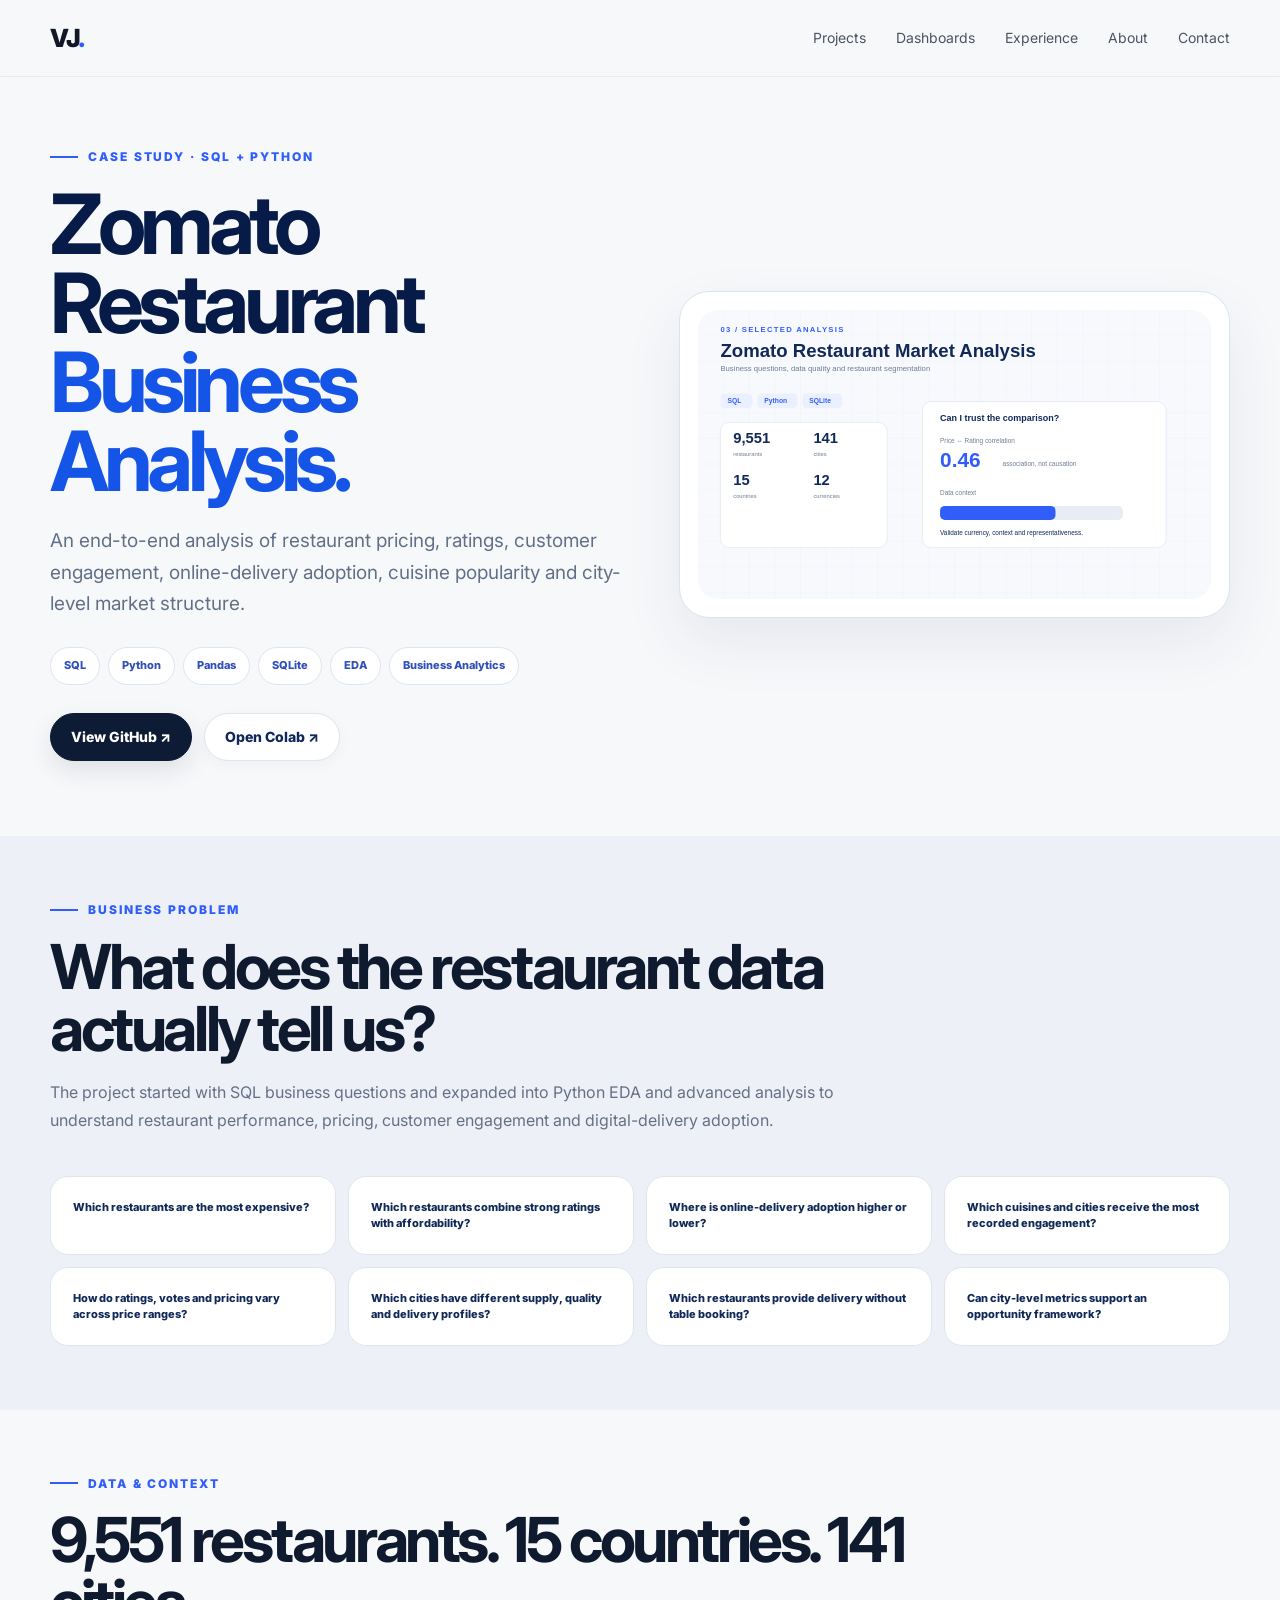
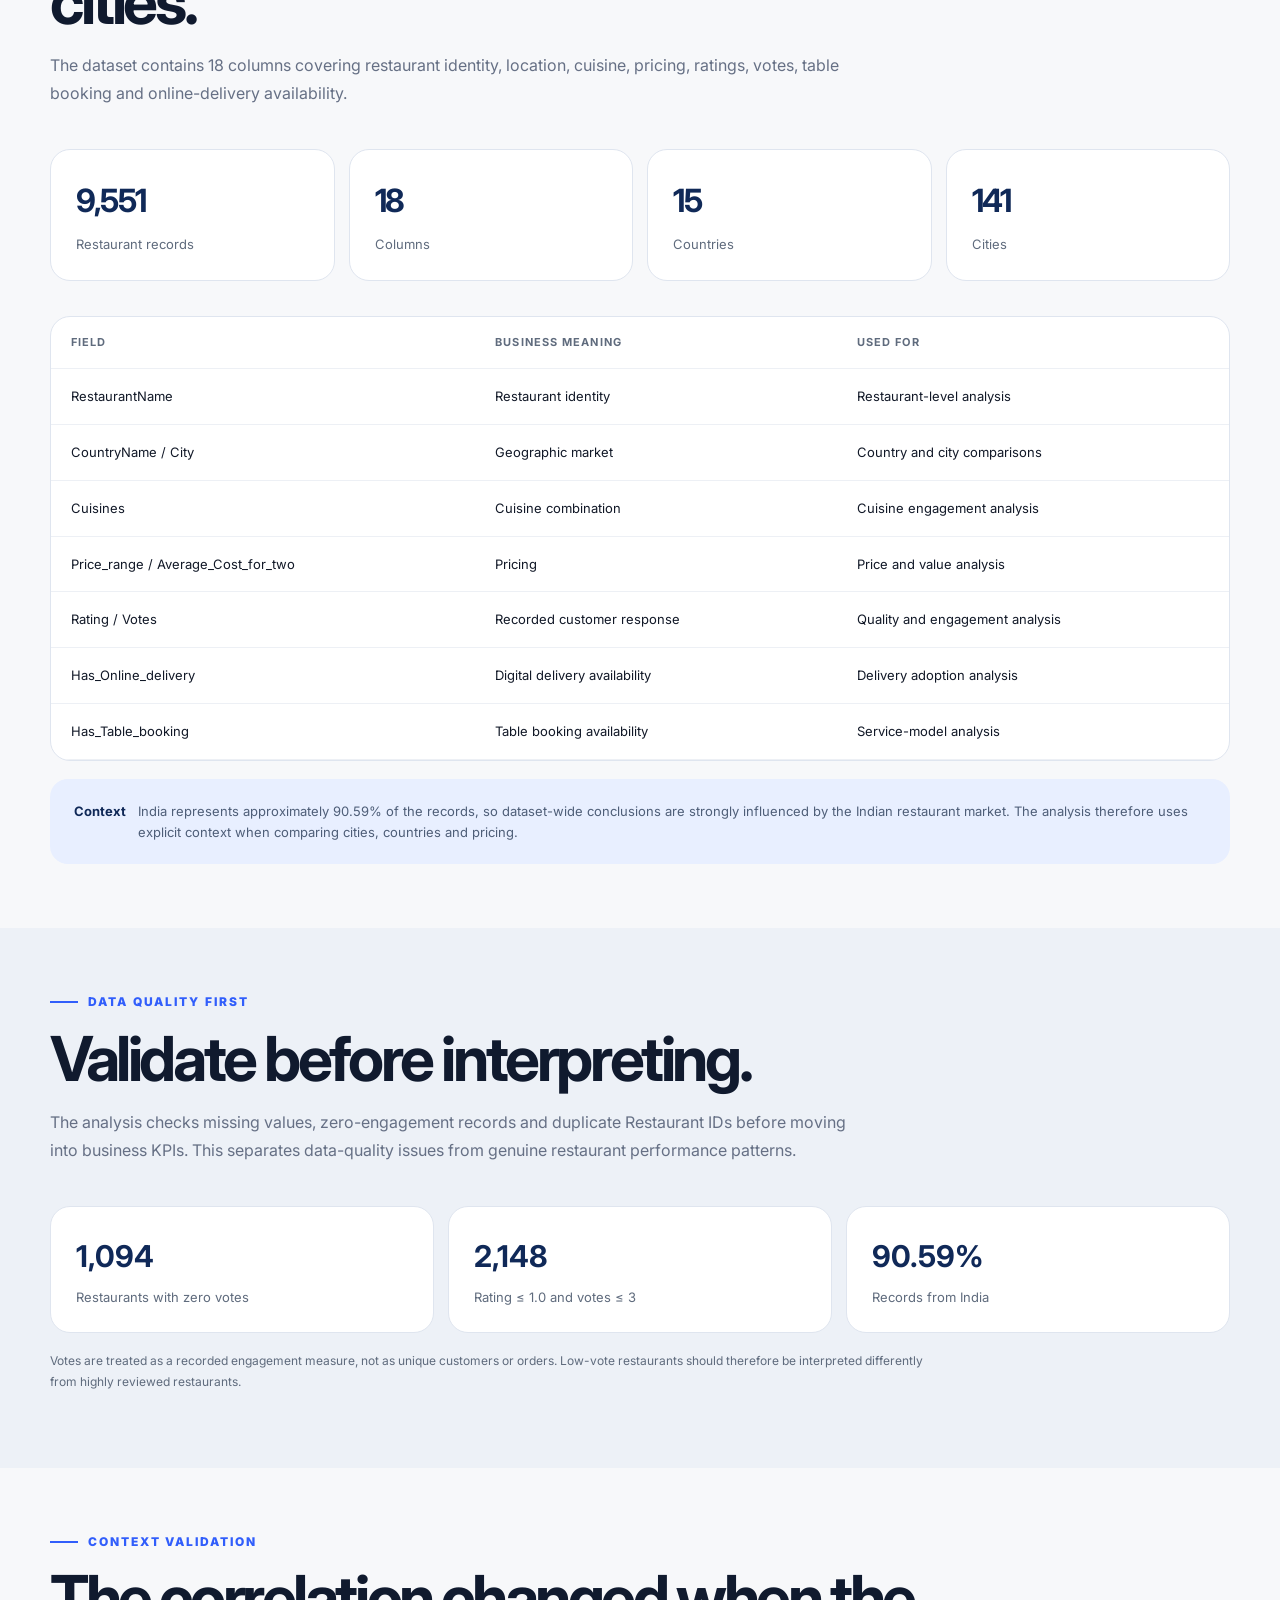
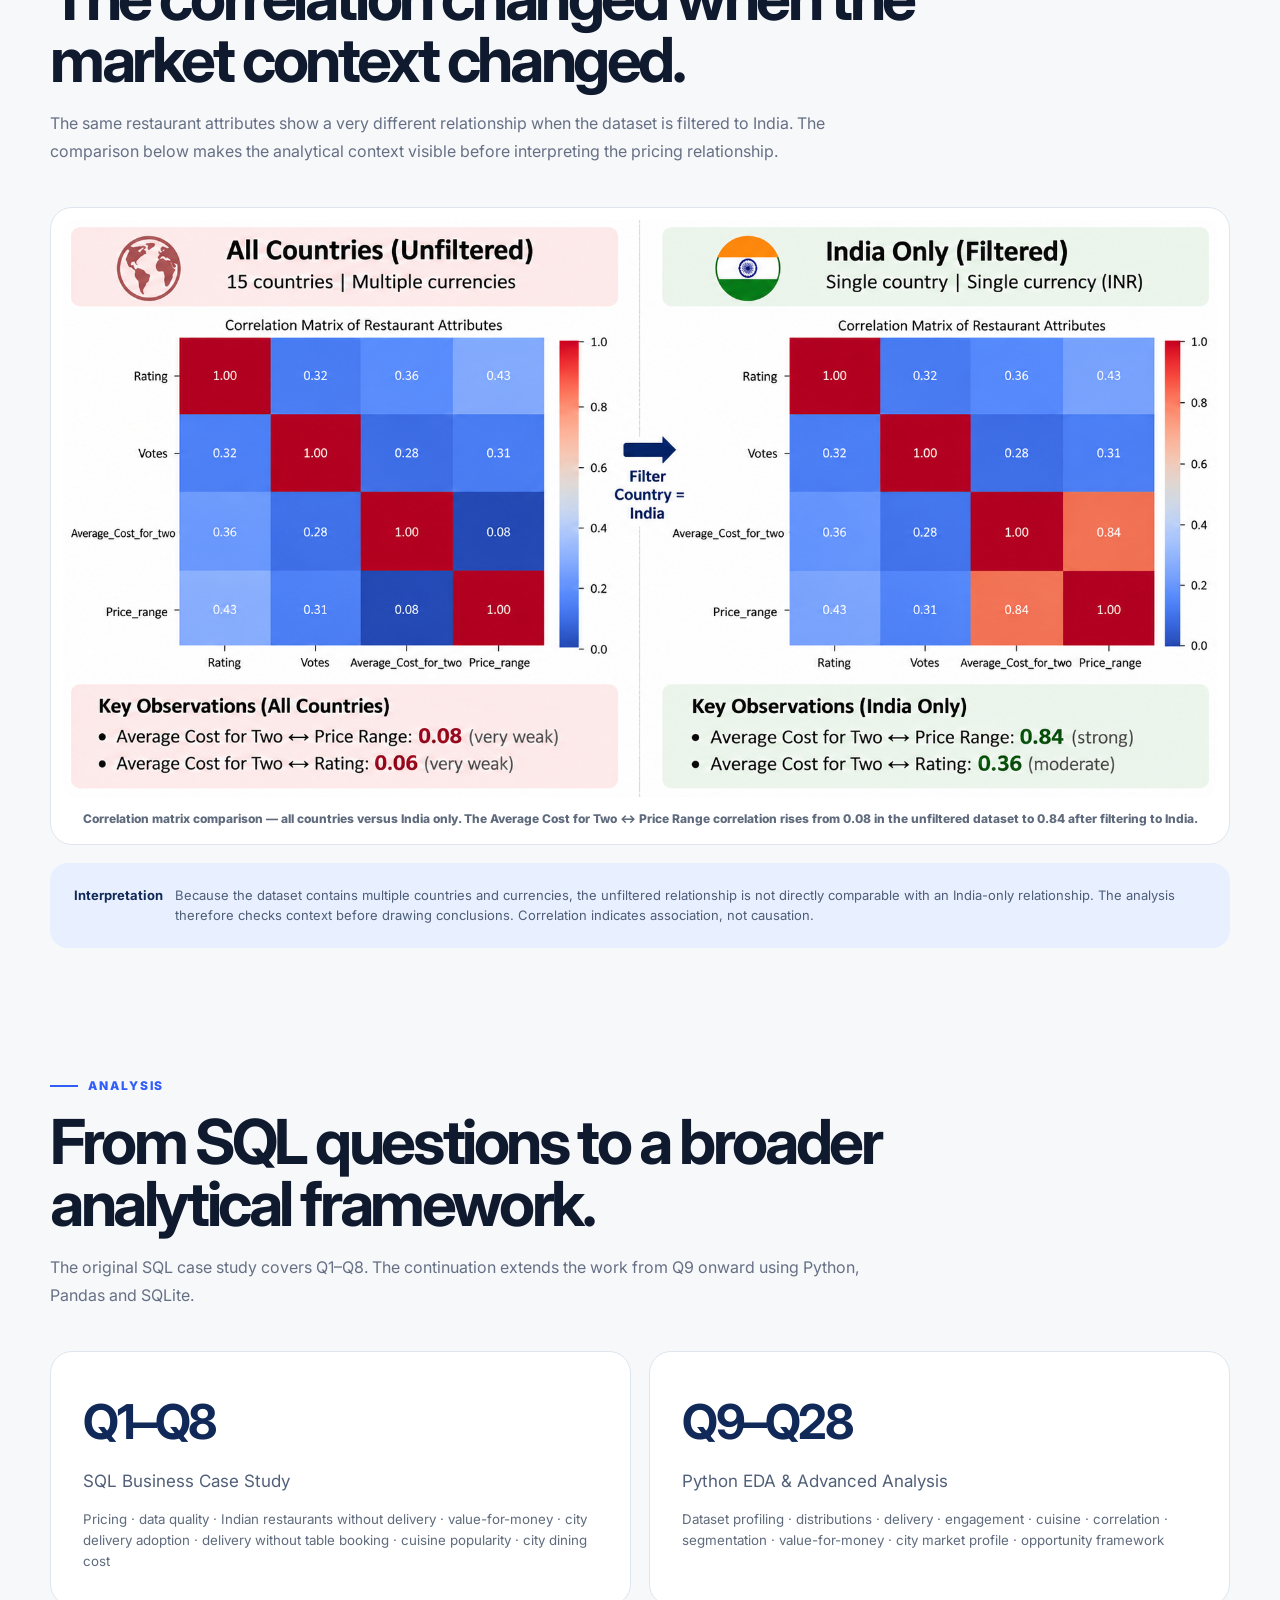
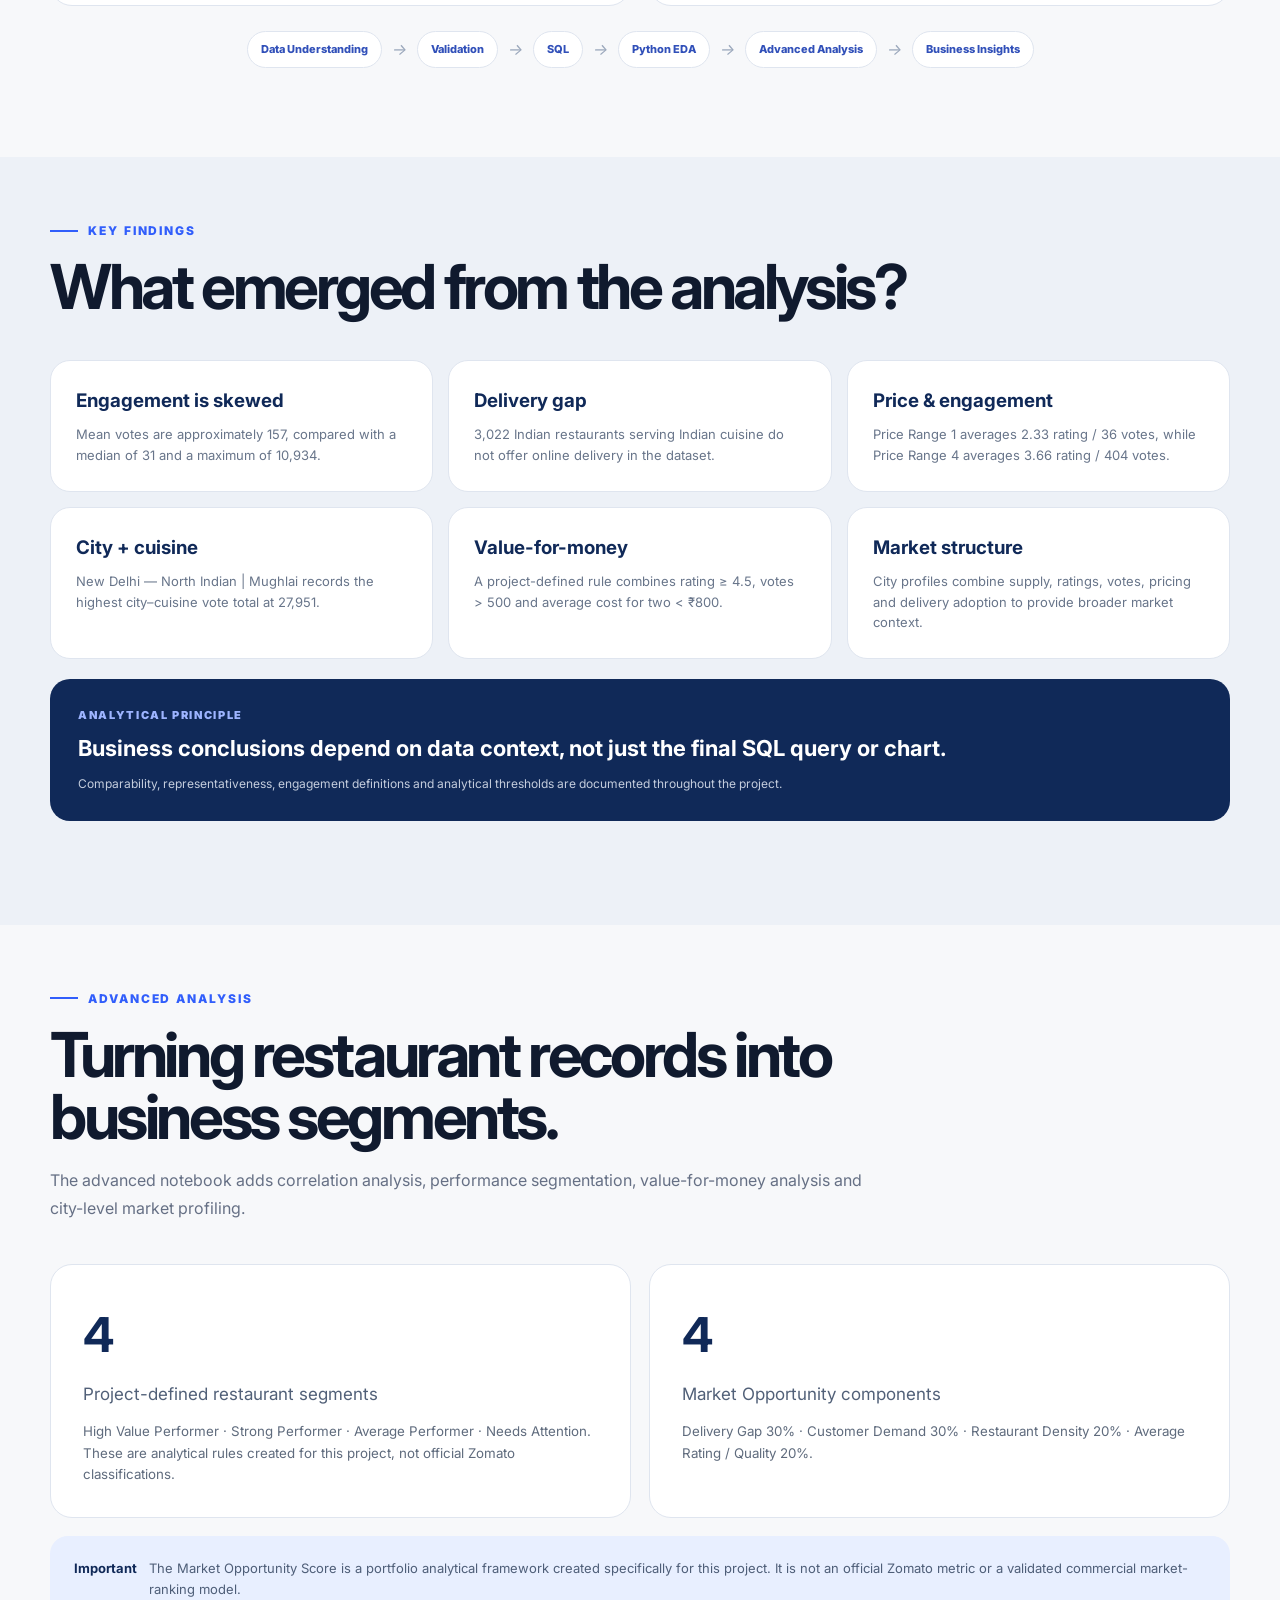
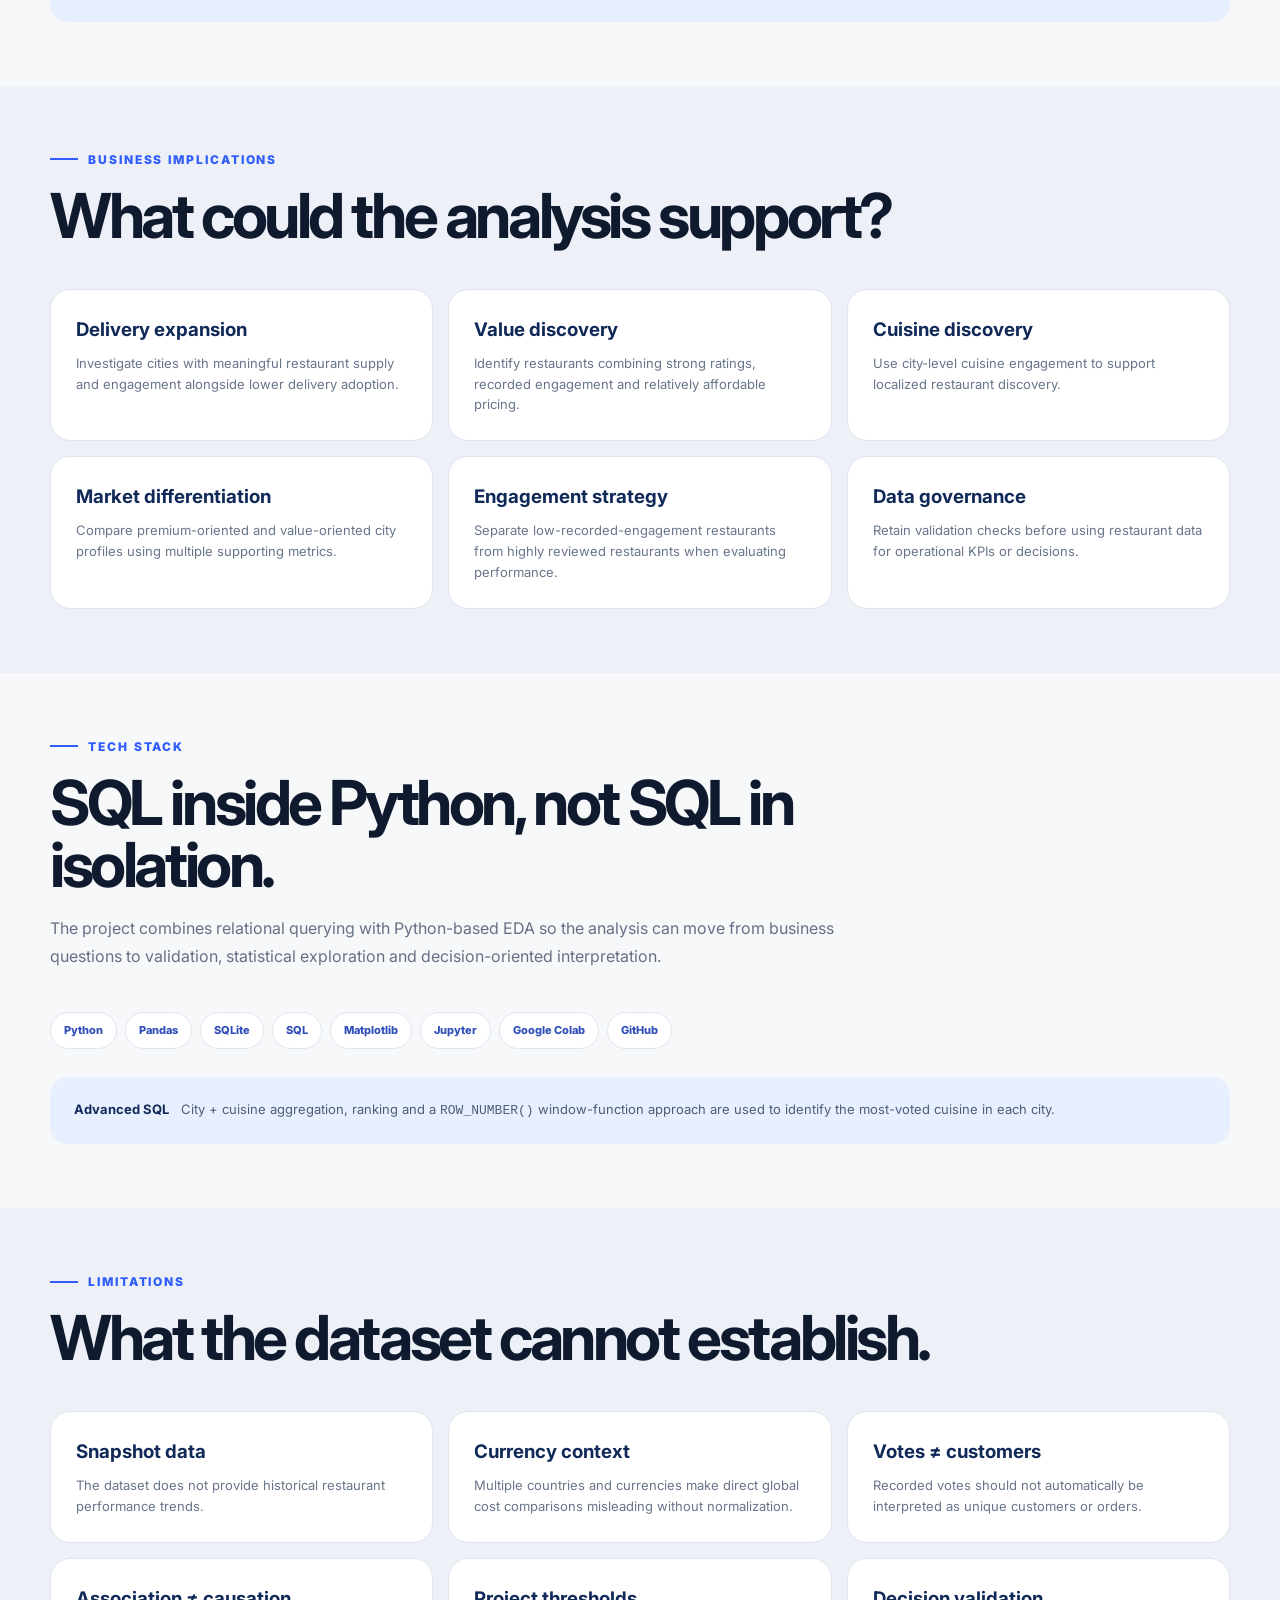
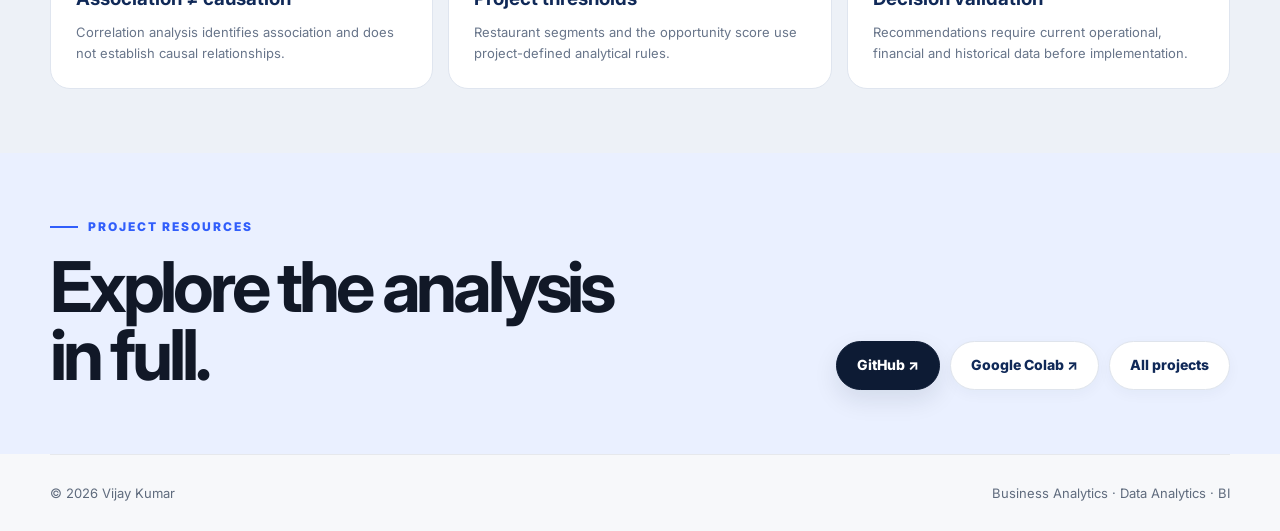
<file: zomato.html>
<!DOCTYPE html>
<html lang="en">
<head>
  <meta charset="UTF-8">
  <meta name="viewport" content="width=device-width, initial-scale=1.0">
  <meta name="description" content="Zomato Restaurant Business Analysis — SQL, Python EDA, restaurant performance, pricing, delivery adoption and city-level market analysis by Vijay Kumar.">
  <meta name="author" content="Vijay Kumar">
  <title>Zomato Restaurant Business Analysis | Vijay Kumar</title>
  <link rel="preconnect" href="https://fonts.googleapis.com"><link rel="preconnect" href="https://fonts.gstatic.com" crossorigin><link href="https://fonts.googleapis.com/css2?family=Inter:wght@400..900&display=swap" rel="stylesheet"><link rel="stylesheet" href="styles.css">
</head>
<body class="case-study-page">
  <header class="nav-wrap">
    <nav class="nav container">
      <a class="brand" href="index.html">VJ<span>.</span></a>
      <button class="menu-btn" aria-label="Open menu" aria-expanded="false">☰</button><div class="nav-links">
        <a href="index.html#work">Projects</a>
        <a href="index.html#dashboards">Dashboards</a>
        <a href="index.html#experience">Experience</a>
        <a href="index.html#about">About</a>
        <a href="index.html#contact">Contact</a>
      </div>
    </nav>
  </header>

  <main>
    <section class="case-hero container">
      <div>
        <div class="eyebrow">CASE STUDY · SQL + PYTHON</div>
        <h1>Zomato Restaurant<br><span>Business Analysis.</span></h1>
        <p class="case-lead">An end-to-end analysis of restaurant pricing, ratings, customer engagement, online-delivery adoption, cuisine popularity and city-level market structure.</p>
        <div class="case-tags">
          <span>SQL</span><span>Python</span><span>Pandas</span><span>SQLite</span><span>EDA</span><span>Business Analytics</span>
        </div>
        <div class="case-actions">
          <a class="btn primary" href="https://github.com/vijaybsbs/Zomato-Restaurant-Business-Analysis" target="_blank" rel="noopener">View GitHub ↗</a>
          <a class="btn secondary" href="https://colab.research.google.com/drive/188SNmUxsUd7XcYs_fepqCU9sghCcTDLN?usp=sharing" target="_blank" rel="noopener">Open Colab ↗</a>
        </div>
      </div>
      <div class="case-hero-visual">
        <img src="assets/projects/zomato-cover.svg" alt="Zomato restaurant business analysis visual">
      </div>
    </section>

    <section class="case-section case-muted">
      <div class="container">
        <div class="case-section-head">
          <div class="eyebrow">BUSINESS PROBLEM</div>
          <h2>What does the restaurant data actually tell us?</h2>
          <p>The project started with SQL business questions and expanded into Python EDA and advanced analysis to understand restaurant performance, pricing, customer engagement and digital-delivery adoption.</p>
        </div>
        <div class="case-question-grid">
          <div class="case-question">Which restaurants are the most expensive?</div>
          <div class="case-question">Which restaurants combine strong ratings with affordability?</div>
          <div class="case-question">Where is online-delivery adoption higher or lower?</div>
          <div class="case-question">Which cuisines and cities receive the most recorded engagement?</div>
          <div class="case-question">How do ratings, votes and pricing vary across price ranges?</div>
          <div class="case-question">Which cities have different supply, quality and delivery profiles?</div>
          <div class="case-question">Which restaurants provide delivery without table booking?</div>
          <div class="case-question">Can city-level metrics support an opportunity framework?</div>
        </div>
      </div>
    </section>

    <section class="case-section container">
      <div class="case-section-head">
        <div class="eyebrow">DATA & CONTEXT</div>
        <h2>9,551 restaurants. 15 countries. 141 cities.</h2>
        <p>The dataset contains 18 columns covering restaurant identity, location, cuisine, pricing, ratings, votes, table booking and online-delivery availability.</p>
      </div>
      <div class="case-kpi-grid">
        <div class="case-kpi"><strong>9,551</strong><span>Restaurant records</span></div>
        <div class="case-kpi"><strong>18</strong><span>Columns</span></div>
        <div class="case-kpi"><strong>15</strong><span>Countries</span></div>
        <div class="case-kpi"><strong>141</strong><span>Cities</span></div>
      </div>
      <div class="case-table-wrap">
        <table>
          <thead><tr><th>Field</th><th>Business meaning</th><th>Used for</th></tr></thead>
          <tbody>
            <tr><td>RestaurantName</td><td>Restaurant identity</td><td>Restaurant-level analysis</td></tr>
            <tr><td>CountryName / City</td><td>Geographic market</td><td>Country and city comparisons</td></tr>
            <tr><td>Cuisines</td><td>Cuisine combination</td><td>Cuisine engagement analysis</td></tr>
            <tr><td>Price_range / Average_Cost_for_two</td><td>Pricing</td><td>Price and value analysis</td></tr>
            <tr><td>Rating / Votes</td><td>Recorded customer response</td><td>Quality and engagement analysis</td></tr>
            <tr><td>Has_Online_delivery</td><td>Digital delivery availability</td><td>Delivery adoption analysis</td></tr>
            <tr><td>Has_Table_booking</td><td>Table booking availability</td><td>Service-model analysis</td></tr>
          </tbody>
        </table>
      </div>
      <div class="case-callout"><strong>Context</strong><div>India represents approximately 90.59% of the records, so dataset-wide conclusions are strongly influenced by the Indian restaurant market. The analysis therefore uses explicit context when comparing cities, countries and pricing.</div></div>
    </section>

    <section class="case-section case-muted">
      <div class="container">
        <div class="case-section-head">
          <div class="eyebrow">DATA QUALITY FIRST</div>
          <h2>Validate before interpreting.</h2>
          <p>The analysis checks missing values, zero-engagement records and duplicate Restaurant IDs before moving into business KPIs. This separates data-quality issues from genuine restaurant performance patterns.</p>
        </div>
        <div class="case-stat-list">
          <div><strong>1,094</strong><span>Restaurants with zero votes</span></div>
          <div><strong>2,148</strong><span>Rating ≤ 1.0 and votes ≤ 3</span></div>
          <div><strong>90.59%</strong><span>Records from India</span></div>
        </div>
        <p class="case-note">Votes are treated as a recorded engagement measure, not as unique customers or orders. Low-vote restaurants should therefore be interpreted differently from highly reviewed restaurants.</p>
      </div>
    </section>

    <section class="case-section container">
      <div class="case-section-head">
        <div class="eyebrow">CONTEXT VALIDATION</div>
        <h2>The correlation changed when the market context changed.</h2>
        <p>The same restaurant attributes show a very different relationship when the dataset is filtered to India. The comparison below makes the analytical context visible before interpreting the pricing relationship.</p>
      </div>
      <div class="case-image-grid">
        <figure style="grid-column:1 / -1; text-align:center">
          <img src="assets/Correlation%20Shift_%20All%20Countries%20vs%20India.png" alt="Correlation heatmap comparison for all countries versus India-only filtered data" style="width:auto;max-width:100%;height:auto;margin:0 auto">
          <figcaption>Correlation matrix comparison — all countries versus India only. The Average Cost for Two ↔ Price Range correlation rises from 0.08 in the unfiltered dataset to 0.84 after filtering to India.</figcaption>
        </figure>
      </div>
      <div class="case-callout"><strong>Interpretation</strong><div>Because the dataset contains multiple countries and currencies, the unfiltered relationship is not directly comparable with an India-only relationship. The analysis therefore checks context before drawing conclusions. Correlation indicates association, not causation.</div></div>
    </section>

    <section class="case-section container">
      <div class="case-section-head">
        <div class="eyebrow">ANALYSIS</div>
        <h2>From SQL questions to a broader analytical framework.</h2>
        <p>The original SQL case study covers Q1–Q8. The continuation extends the work from Q9 onward using Python, Pandas and SQLite.</p>
      </div>
      <div class="case-two-col">
        <div class="case-panel"><strong>Q1–Q8</strong><span>SQL Business Case Study</span><small>Pricing · data quality · Indian restaurants without delivery · value-for-money · city delivery adoption · delivery without table booking · cuisine popularity · city dining cost</small></div>
        <div class="case-panel"><strong>Q9–Q28</strong><span>Python EDA & Advanced Analysis</span><small>Dataset profiling · distributions · delivery · engagement · cuisine · correlation · segmentation · value-for-money · city market profile · opportunity framework</small></div>
      </div>
      <div class="case-flow">
        <span>Data Understanding</span><i>→</i><span>Validation</span><i>→</i><span>SQL</span><i>→</i><span>Python EDA</span><i>→</i><span>Advanced Analysis</span><i>→</i><span>Business Insights</span>
      </div>
    </section>

    <section class="case-section case-muted">
      <div class="container">
        <div class="case-section-head">
          <div class="eyebrow">KEY FINDINGS</div>
          <h2>What emerged from the analysis?</h2>
        </div>
        <div class="case-final-grid">
          <div><h3>Engagement is skewed</h3><p>Mean votes are approximately 157, compared with a median of 31 and a maximum of 10,934.</p></div>
          <div><h3>Delivery gap</h3><p>3,022 Indian restaurants serving Indian cuisine do not offer online delivery in the dataset.</p></div>
          <div><h3>Price & engagement</h3><p>Price Range 1 averages 2.33 rating / 36 votes, while Price Range 4 averages 3.66 rating / 404 votes.</p></div>
          <div><h3>City + cuisine</h3><p>New Delhi — North Indian | Mughlai records the highest city–cuisine vote total at 27,951.</p></div>
          <div><h3>Value-for-money</h3><p>A project-defined rule combines rating ≥ 4.5, votes &gt; 500 and average cost for two &lt; ₹800.</p></div>
          <div><h3>Market structure</h3><p>City profiles combine supply, ratings, votes, pricing and delivery adoption to provide broader market context.</p></div>
        </div>
        <div class="case-insight">
          <span>ANALYTICAL PRINCIPLE</span>
          <strong>Business conclusions depend on data context, not just the final SQL query or chart.</strong>
          <p>Comparability, representativeness, engagement definitions and analytical thresholds are documented throughout the project.</p>
        </div>
      </div>
    </section>

    <section class="case-section container">
      <div class="case-section-head">
        <div class="eyebrow">ADVANCED ANALYSIS</div>
        <h2>Turning restaurant records into business segments.</h2>
        <p>The advanced notebook adds correlation analysis, performance segmentation, value-for-money analysis and city-level market profiling.</p>
      </div>
      <div class="case-two-col">
        <div class="case-panel"><strong>4</strong><span>Project-defined restaurant segments</span><small>High Value Performer · Strong Performer · Average Performer · Needs Attention. These are analytical rules created for this project, not official Zomato classifications.</small></div>
        <div class="case-panel"><strong>4</strong><span>Market Opportunity components</span><small>Delivery Gap 30% · Customer Demand 30% · Restaurant Density 20% · Average Rating / Quality 20%.</small></div>
      </div>
      <div class="case-callout"><strong>Important</strong><div>The Market Opportunity Score is a portfolio analytical framework created specifically for this project. It is not an official Zomato metric or a validated commercial market-ranking model.</div></div>
    </section>

    <section class="case-section case-muted">
      <div class="container">
        <div class="case-section-head">
          <div class="eyebrow">BUSINESS IMPLICATIONS</div>
          <h2>What could the analysis support?</h2>
        </div>
        <div class="case-final-grid">
          <div><h3>Delivery expansion</h3><p>Investigate cities with meaningful restaurant supply and engagement alongside lower delivery adoption.</p></div>
          <div><h3>Value discovery</h3><p>Identify restaurants combining strong ratings, recorded engagement and relatively affordable pricing.</p></div>
          <div><h3>Cuisine discovery</h3><p>Use city-level cuisine engagement to support localized restaurant discovery.</p></div>
          <div><h3>Market differentiation</h3><p>Compare premium-oriented and value-oriented city profiles using multiple supporting metrics.</p></div>
          <div><h3>Engagement strategy</h3><p>Separate low-recorded-engagement restaurants from highly reviewed restaurants when evaluating performance.</p></div>
          <div><h3>Data governance</h3><p>Retain validation checks before using restaurant data for operational KPIs or decisions.</p></div>
        </div>
      </div>
    </section>

    <section class="case-section container">
      <div class="case-section-head">
        <div class="eyebrow">TECH STACK</div>
        <h2>SQL inside Python, not SQL in isolation.</h2>
        <p>The project combines relational querying with Python-based EDA so the analysis can move from business questions to validation, statistical exploration and decision-oriented interpretation.</p>
      </div>
      <div class="case-tags">
        <span>Python</span><span>Pandas</span><span>SQLite</span><span>SQL</span><span>Matplotlib</span><span>Jupyter</span><span>Google Colab</span><span>GitHub</span>
      </div>
      <div class="case-callout"><strong>Advanced SQL</strong><div>City + cuisine aggregation, ranking and a <code>ROW_NUMBER()</code> window-function approach are used to identify the most-voted cuisine in each city.</div></div>
    </section>

    <section class="case-section case-muted">
      <div class="container">
        <div class="case-section-head">
          <div class="eyebrow">LIMITATIONS</div>
          <h2>What the dataset cannot establish.</h2>
        </div>
        <div class="case-final-grid">
          <div><h3>Snapshot data</h3><p>The dataset does not provide historical restaurant performance trends.</p></div>
          <div><h3>Currency context</h3><p>Multiple countries and currencies make direct global cost comparisons misleading without normalization.</p></div>
          <div><h3>Votes ≠ customers</h3><p>Recorded votes should not automatically be interpreted as unique customers or orders.</p></div>
          <div><h3>Association ≠ causation</h3><p>Correlation analysis identifies association and does not establish causal relationships.</p></div>
          <div><h3>Project thresholds</h3><p>Restaurant segments and the opportunity score use project-defined analytical rules.</p></div>
          <div><h3>Decision validation</h3><p>Recommendations require current operational, financial and historical data before implementation.</p></div>
        </div>
      </div>
    </section>

    <section class="contact-section">
      <div class="container contact">
        <div><div class="eyebrow">PROJECT RESOURCES</div><h2>Explore the analysis<br><span>in full.</span></h2></div>
        <div class="contact-actions">
          <a class="btn primary" href="https://github.com/vijaybsbs/Zomato-Restaurant-Business-Analysis" target="_blank" rel="noopener">GitHub ↗</a>
          <a class="btn secondary" href="https://colab.research.google.com/drive/188SNmUxsUd7XcYs_fepqCU9sghCcTDLN?usp=sharing" target="_blank" rel="noopener">Google Colab ↗</a>
          <a class="btn secondary" href="index.html#work">All projects</a>
        </div>
      </div>
    </section>
  </main>

  <footer class="footer container"><span>© <span id="year"></span> Vijay Kumar</span><span>Business Analytics · Data Analytics · BI</span></footer>
  <script src="script.js"></script>
</body>
</html>
</file>
<file: styles.css>
:root{--bg:#f7f8fa;--surface:#fff;--ink:#111827;--muted:#667085;--line:#e6e8ec;--accent:#315efb;--accent-soft:#edf2ff;--dark:#0d1b34;--radius:22px;--max:1180px;--muted-2:#5f6b7d;--section-y:clamp(64px,8vw,96px)}
*{box-sizing:border-box}html{scroll-behavior:smooth}body{margin:0;background:var(--bg);color:var(--ink);font-family:Inter,ui-sans-serif,system-ui,-apple-system,BlinkMacSystemFont,"Segoe UI",sans-serif;line-height:1.6}a{color:inherit;text-decoration:none}section[id]{scroll-margin-top:76px}.eyebrow{display:flex;align-items:center;gap:10px;font-size:12px;letter-spacing:.16em;font-weight:850;color:var(--accent);margin-bottom:16px;text-transform:uppercase}.eyebrow::before{content:"";width:28px;height:2px;background:currentColor}.container{width:min(calc(100% - 48px),var(--max));margin:auto}
.nav-wrap{position:sticky;top:0;z-index:20;background:rgba(247,248,250,.88);backdrop-filter:blur(16px);border-bottom:1px solid rgba(230,232,236,.7)}.nav{height:76px;display:flex;align-items:center;justify-content:space-between}.brand{font-size:25px;font-weight:850;letter-spacing:-.06em}.brand span{color:var(--accent)}.nav-links{display:flex;gap:30px;font-size:14px;color:#4b5563}.nav-links a:hover,.section-link:hover,.text-link:hover{color:var(--accent)}.menu-btn{display:none;border:0;background:none;font-size:24px;width:44px;height:44px;margin-right:-10px;cursor:pointer;color:var(--ink)}
/* Hero — LinkedIn visual language */
.trust{border-top:1px solid var(--line);border-bottom:1px solid var(--line);padding:25px 0 27px;display:flex;align-items:center;gap:45px}.trust-label{font-size:11px;letter-spacing:.16em;color:var(--muted-2);font-weight:800}.logo-row{display:flex;align-items:center;gap:16px 36px;flex-wrap:wrap;color:#5b6471;font-size:14px;font-weight:750;text-transform:uppercase;letter-spacing:.03em}.logo-row span:nth-child(2){letter-spacing:-.02em}.logo-row span:nth-child(4){font-weight:650}.logo-row span:nth-child(5){font-weight:800}
.section{padding:var(--section-y) 0}.section-head{display:flex;align-items:end;justify-content:space-between;gap:30px;margin-bottom:40px}.section h2{font-size:clamp(36px,5vw,58px);letter-spacing:-.055em;line-height:1;margin:0;font-weight:780}.section-link{display:inline-block;padding:10px 0;font-size:13px;font-weight:750;color:#4b5563;white-space:nowrap}
.project-grid{display:grid;grid-template-columns:repeat(2,1fr);gap:22px}.project{background:var(--surface);border:1px solid var(--line);border-radius:var(--radius);overflow:hidden;transition:.25s}.project:hover{transform:translateY(-4px);box-shadow:0 18px 45px rgba(25,35,55,.08)}.project.feature{grid-column:span 2;display:grid;grid-template-columns:1.15fr 1fr}.project-visual{aspect-ratio:8/3;position:relative;overflow:hidden;padding:0;background:linear-gradient(135deg,#eaf0ff,#f9fbff);display:flex;align-items:flex-end}.project.feature .project-visual{min-height:390px}.visual-label{position:absolute;top:20px;left:22px;font-size:10px;letter-spacing:.15em;font-weight:850;color:#61708a}.target{background:linear-gradient(135deg,#e9efff,#f8fbff)}.maven{background:linear-gradient(135deg,#f0eee8,#fbfaf7)}.zomato{background:linear-gradient(135deg,#fff0ec,#fff9f7)}.wine{background:linear-gradient(135deg,#eeeaff,#faf9ff)}.yulu{background:linear-gradient(135deg,#e8f6f3,#f8fcfb)}.delhivery{background:linear-gradient(135deg,#edf2f7,#fafcff)}.mini-bars{display:flex;align-items:end;gap:14px;width:80%;height:65%}.mini-bars i{display:block;width:15%;border-radius:9px 9px 0 0;background:#315efb;opacity:.72}.mini-bars i:nth-child(1){height:35%}.mini-bars i:nth-child(2){height:54%}.mini-bars i:nth-child(3){height:72%}.mini-bars i:nth-child(4){height:49%}.mini-bars i:nth-child(5){height:92%}.metric{font-size:65px;font-weight:800;letter-spacing:-.06em;color:#2e394c}.metric small{display:block;font-size:12px;letter-spacing:.1em;text-transform:uppercase;color:#89909d}.donut{width:150px;height:150px;border:28px solid #ff7d68;border-right-color:#ffc0b6;border-radius:50%;margin:0 0 5% 5%}.sparkline{font-size:130px;color:#635bdb;font-weight:800;position:absolute;bottom:-10px;left:30px}.stat-pills{display:flex;gap:10px;flex-wrap:wrap}.stat-pills b{background:#fff;padding:13px 16px;border-radius:12px;font-size:12px;box-shadow:0 5px 20px rgba(30,70,80,.07)}.route{font-size:24px;color:#5c708c;margin-bottom:12%}.project-body{padding:27px 28px 30px}.tags{display:flex;gap:7px;flex-wrap:wrap;margin-bottom:16px}.tags span{background:var(--accent-soft);color:#3150b9;padding:5px 10px;border-radius:7px;font-size:12px;font-weight:800}.project h3{font-size:25px;letter-spacing:-.035em;margin:0 0 10px}.project p{font-size:14px;color:var(--muted);margin:0 0 18px;max-width:560px}.insight{font-size:13px;color:#697386;padding:13px 15px;background:#f7f8fa;border-radius:12px;margin-bottom:18px}.insight strong{color:#202939}.project-body>a{display:inline-block;padding:10px 0;margin-bottom:-10px;font-size:14px;font-weight:800;color:var(--accent)}
.dashboard-section{background:#101d35;color:#fff}.dashboard-section .eyebrow{color:#8ea8ff}.dashboard-section .section-link{color:#aeb9cd}.dashboard-grid{display:grid;grid-template-columns:repeat(3,1fr);gap:18px}.dashboard-card{background:#172641;border:1px solid #273854;border-radius:20px;overflow:hidden;transition:.2s}.dashboard-card:hover{transform:translateY(-4px);background:#1b2d4c}.dash-preview{height:150px;padding:20px;position:relative;background:linear-gradient(145deg,#253a68,#162742)}.dash-preview.looker{background:linear-gradient(145deg,#1c3a3c,#132b31)}.dash-preview>span{font-size:11px;letter-spacing:.17em;font-weight:850;color:#aab8d0}.dash-chart{position:absolute;left:25px;right:25px;bottom:22px;height:80px;display:flex;gap:10px;align-items:end}.dash-chart i{flex:1;background:#82a0ff;border-radius:5px 5px 0 0}.dash-chart i:nth-child(1){height:35%}.dash-chart i:nth-child(2){height:55%}.dash-chart i:nth-child(3){height:43%}.dash-chart i:nth-child(4){height:78%}.dash-chart i:nth-child(5){height:93%}.dash-kpis{position:absolute;left:22px;right:22px;bottom:22px;display:flex;gap:10px}.dash-kpis b{background:rgba(255,255,255,.08);border:1px solid rgba(255,255,255,.12);border-radius:10px;padding:14px 10px;flex:1;font-size:16px}.dashboard-card>div:last-child{padding:22px}.dashboard-card h3{margin:0 0 5px;font-size:18px}.dashboard-card p{margin:0 0 14px;color:#aab5c8;font-size:13px}.dashboard-card span:last-child{color:#9db4ff;font-size:13px;font-weight:800}
.about-grid{display:grid;grid-template-columns:.9fr 1.1fr;gap:clamp(32px,7vw,96px)}.about-copy{padding-top:7px}.about-copy p{font-size:18px;color:#596477;line-height:1.7}.capabilities{display:flex;gap:8px;flex-wrap:wrap;margin-top:30px}.capabilities span{padding:9px 12px;border:1px solid var(--line);border-radius:10px;background:#fff;font-size:13px;font-weight:750;color:#4b5563}
.timeline{margin-top:45px;border-top:1px solid var(--line)}.timeline-item{display:grid;grid-template-columns:200px 1fr;gap:16px;padding:27px 0;border-bottom:1px solid var(--line)}.period{font-size:12px;text-transform:uppercase;letter-spacing:.1em;color:var(--muted-2);font-weight:800}.timeline h3{font-size:21px;margin:0 0 2px}.timeline p{margin:0;color:#555f70;font-size:14px}.timeline span{display:block;color:var(--muted-2);font-size:13px;margin-top:8px}
.learning{background:#edf1f7}.education-grid{display:grid;grid-template-columns:repeat(4,1fr);gap:16px;margin-top:40px}.edu-card{background:#fff;border:1px solid #e1e5ec;border-radius:18px;padding:24px;min-height:220px}.edu-type{font-size:11px;letter-spacing:.16em;color:var(--accent);font-weight:850}.edu-card h3{font-size:19px;line-height:1.2;margin:20px 0 8px}.edu-card p{font-size:13px;color:#4e596b;margin:0 0 12px;font-weight:700}.edu-card small{font-size:13px;line-height:1.55;color:var(--muted-2)}
.insight-feature{border:1px solid var(--line);background:#fff;border-radius:22px;padding:42px 45px;display:flex;justify-content:space-between;align-items:center}.post-label{font-size:10px;color:var(--accent);letter-spacing:.13em;font-weight:850}.insight-feature h3{font-size:34px;letter-spacing:-.045em;margin:14px 0 8px}.insight-feature p{max-width:750px;color:#667085;margin:0}.quote-mark{font-size:100px;line-height:1;color:#e1e6f3;font-family:Georgia,serif}
.contact-section{background:#eaf0ff;padding:var(--section-y) 0}.contact{display:flex;justify-content:space-between;align-items:end;gap:40px}.contact h2{font-size:clamp(42px,6vw,70px);line-height:.98;letter-spacing:-.06em;margin:0}.contact-actions{display:flex;gap:10px;flex-wrap:wrap;justify-content:flex-end;flex-shrink:0}.footer{padding:28px 0;display:flex;justify-content:space-between;color:var(--muted-2);font-size:13px;border-top:1px solid var(--line)}
/* Hero v2 — restored layout */
.hero-v2{position:relative;display:grid;grid-template-columns:minmax(0,1.02fr) minmax(430px,.98fr);align-items:center;gap:48px;min-height:690px;padding:72px 0;overflow:visible}
.hero-copy-block{position:relative;z-index:3;padding-right:10px}
.hero-kicker{display:flex;align-items:center;gap:10px;font-size:11px;letter-spacing:.16em;color:#132b58;font-weight:850;margin-bottom:28px}
.kicker-line{display:block;width:34px;height:2px;background:#315efb}
.hero-v2 h1{font-size:clamp(58px,6.8vw,102px);line-height:.91;letter-spacing:-.075em;margin:0;max-width:760px;font-weight:850;color:#071b49}
.hero-v2 h1 span{color:#1455e8}
.hero-lead{font-size:19px;line-height:1.65;color:#617089;max-width:700px;margin:38px 0 32px}
.hero-v2 .hero-actions{display:flex;align-items:center;gap:14px;flex-wrap:wrap}
.hero-v2 .hero-meta{margin-top:56px;padding-top:24px;border-top:1px solid #e1e6ee;display:flex;flex-wrap:wrap;gap:24px 80px;max-width:720px}
.hero-v2 .hero-meta>div{display:flex;flex-direction:column;gap:5px}
.hero-v2 .hero-meta strong{font-size:15px;color:#102958;letter-spacing:-.02em}
.hero-v2 .hero-meta span{font-size:13px;color:var(--muted-2)}
.hero-profile{position:relative;min-height:590px;display:flex;align-items:center;justify-content:center}
.profile-grid{position:absolute;width:520px;height:520px;right:0;top:50%;transform:translateY(-50%);background-image:linear-gradient(rgba(49,94,251,.09) 1px,transparent 1px),linear-gradient(90deg,rgba(49,94,251,.09) 1px,transparent 1px);background-size:42px 42px;mask-image:linear-gradient(90deg,transparent 0%,black 24%,black 100%);opacity:.7}
.profile-glow{position:absolute;width:500px;height:500px;border-radius:50%;right:5%;top:50%;transform:translateY(-50%);background:radial-gradient(circle,rgba(224,235,255,.95) 0%,rgba(247,249,252,0) 68%);filter:blur(4px)}
.profile-orbit{position:absolute;border:1px solid rgba(67,113,231,.22);border-radius:50%;top:50%;left:50%;transform:translate(-50%,-50%);pointer-events:none}
.orbit-one{width:520px;height:520px}.orbit-two{width:610px;height:610px;border-color:rgba(67,113,231,.13)}
.profile-image-wrap{position:relative;z-index:2;width:min(500px,90%);aspect-ratio:1/1;border-radius:34% 34% 34% 34%;overflow:hidden;border:8px solid rgba(255,255,255,.96);box-shadow:0 28px 65px rgba(25,57,102,.18);background:#dfeaf7}
.profile-image-wrap img{width:100%;height:100%;display:block;object-fit:cover;object-position:center 12%;transform:scale(1.045);transform-origin:center top}
.floating-card{position:absolute;z-index:4;background:rgba(255,255,255,.97);border:1px solid #dbe3ef;border-radius:18px;padding:18px 21px;box-shadow:0 18px 45px rgba(25,57,102,.12);display:flex;flex-direction:column;gap:3px;min-width:178px}
.floating-label{font-size:11px;letter-spacing:.17em;color:#315efb;font-weight:900}.floating-card strong{font-size:17px;line-height:1.25;color:#102958}.floating-card small{font-size:12px;color:var(--muted-2)}
.experience-card{left:0;bottom:72px}.analytics-card{right:-2px;top:80px;min-width:195px}
@media(max-width:850px){.nav-links{display:none}.menu-btn{display:block}.nav-links.open{display:flex;position:absolute;top:76px;left:0;right:0;padding:8px 24px 16px;background:var(--bg);border-bottom:1px solid var(--line);flex-direction:column;gap:0}.nav-links.open a{padding:10px 0;font-size:16px}.hero-v2{grid-template-columns:1fr;gap:16px;padding:56px 0 48px;min-height:0}.hero-profile{min-height:480px}.profile-image-wrap{width:min(360px,72vw)}.experience-card{left:5%;bottom:10%}.analytics-card{right:5%;top:8%}.trust{display:block}.logo-row{margin-top:18px;gap:20px}.project-grid,.education-grid,.insight-grid{grid-template-columns:repeat(2,minmax(0,1fr))}.dashboard-grid{grid-template-columns:1fr}.project h3{font-size:21px}.project-body{padding:22px}.about-grid{grid-template-columns:1fr;gap:35px}.timeline-item{grid-template-columns:100px 1fr}.contact{display:block}.contact-actions{justify-content:flex-start;margin-top:32px}.footer{display:block}.footer span+span{display:block;margin-top:8px}}
@media(max-width:600px){.project-grid,.education-grid,.insight-grid{grid-template-columns:1fr}}
@media(max-width:520px){.container{width:min(calc(100% - 32px),var(--max))}.hero-v2{padding:40px 0 32px}.hero-v2 h1{font-size:46px}.hero-lead{font-size:17px;margin:24px 0 28px}.hero-v2 .hero-meta{gap:16px 40px;margin-top:32px}.hero-profile{min-height:380px}.profile-image-wrap{width:270px;border-width:7px}.profile-glow{width:330px;height:330px}.orbit-one{width:330px;height:330px}.orbit-two{width:255px;height:255px}.floating-card{padding:10px 12px}.experience-card{left:-2%;bottom:6%}.analytics-card{right:-2%;top:5%}.floating-card strong{font-size:14px}.floating-card small{font-size:11px}.section-head{display:block}.section-link{margin-top:12px}.edu-card{min-height:0}.dash-preview{height:130px}.insight-feature{padding:28px}.insight-feature h3{font-size:28px}.quote-mark{display:none}.timeline-item{grid-template-columns:1fr;gap:8px}.contact-actions .btn{flex:1 1 auto;justify-content:center}}

/* Hero CTA buttons */
.btn{display:inline-flex;align-items:center;gap:10px;min-height:44px;border-radius:999px;padding:12px 20px;font-weight:800;font-size:14px;border:1px solid #dfe4ec;transition:transform .2s ease,background .2s ease,border-color .2s ease,box-shadow .2s ease}
.btn.primary{background:#0d1b34;color:#fff;border-color:#0d1b34;box-shadow:0 10px 24px rgba(13,27,52,.10)}
.btn.primary:hover{transform:translateY(-2px);background:#1455e8;border-color:#1455e8;box-shadow:0 12px 28px rgba(20,85,232,.14)}
.btn.secondary{background:#fff;color:#102958;box-shadow:0 4px 14px rgba(22,45,80,.04)}
.btn.secondary:hover{transform:translateY(-2px);border-color:#b9c8df}
.hero-v2 .hero-actions .text-link{font-weight:800;font-size:13px;color:#1455e8;padding:12px 4px;margin-left:2px}
.hero-v2 .hero-actions .text-link:hover{color:#0d3fb6}


/* Project cover visuals */
.project-visual .project-cover{position:absolute;inset:0;width:100%;height:100%;display:block;object-fit:cover;object-position:center bottom;transition:transform .35s ease}.project:hover .project-visual .project-cover{transform:scale(1.015)}


/* Target Brazil case study */
.case-study-page{background:var(--bg);color:var(--ink)}
.case-study-page .nav{position:relative}.nav-inner{display:flex;align-items:center;justify-content:space-between;height:76px}header.nav{display:block;height:auto}
.case-hero{display:grid;grid-template-columns:1.02fr .98fr;gap:55px;align-items:center;min-height:620px;padding:70px 0 75px}
.case-hero h1{font-size:clamp(54px,6.5vw,88px);line-height:.95;letter-spacing:-.065em;margin:18px 0 25px;color:#071b49}
.case-hero h1 span{color:#1455e8}.case-lead{font-size:19px;line-height:1.65;color:#617089;max-width:680px}.case-tags{display:flex;gap:8px;flex-wrap:wrap;margin:28px 0}.case-tags span,.case-question,.case-flow span{border:1px solid #dfe5ef;background:#fff;border-radius:999px;padding:9px 13px;font-size:11px;font-weight:800;color:#3150b9}.case-actions{display:flex;align-items:center;gap:12px;flex-wrap:wrap;margin-top:28px}.case-actions .text-link{display:inline-block;padding:10px 0;font-weight:800;font-size:14px}.case-hero-visual{border:1px solid #dbe3ef;border-radius:30px;background:#fff;padding:18px;box-shadow:0 25px 60px rgba(25,57,102,.08)}.case-hero-visual img{display:block;width:100%;height:auto;border-radius:20px}.case-section{padding:var(--section-y) 0}.case-muted{background:#edf1f7}.case-section-head{max-width:900px;margin-bottom:42px}.case-section-head h2{font-size:clamp(38px,5vw,62px);line-height:1;letter-spacing:-.055em;margin:13px 0 18px;color:#101a2e}.case-section-head p{font-size:16px;line-height:1.75;color:#667085;max-width:820px}.case-question-grid{display:grid;grid-template-columns:repeat(4,1fr);gap:12px}.case-question{border-radius:18px;padding:22px;line-height:1.5;color:#102958}.case-table-wrap{overflow:auto;background:#fff;border:1px solid #dfe5ef;border-radius:20px}.case-table-wrap table{width:100%;border-collapse:collapse;min-width:720px}.case-table-wrap th,.case-table-wrap td{text-align:left;padding:17px 20px;border-bottom:1px solid #edf0f5;font-size:13px}.case-table-wrap th{font-size:11px;text-transform:uppercase;letter-spacing:.1em;color:var(--muted-2)}.case-callout{display:grid;grid-template-columns:auto 1fr;gap:12px;margin-top:18px;padding:22px 24px;border-radius:18px;background:#e8efff;color:#4e5e78;font-size:13px;line-height:1.6}.case-callout strong{color:#102958}.case-kpi-grid{display:grid;grid-template-columns:repeat(4,1fr);gap:14px;margin:35px 0}.case-kpi-grid.two{grid-template-columns:repeat(4,1fr)}.case-kpi{background:#fff;border:1px solid #dfe5ef;border-radius:20px;padding:25px}.case-kpi strong{display:block;font-size:32px;letter-spacing:-.04em;color:#102958}.case-kpi span{display:block;margin-top:8px;color:var(--muted-2);font-size:13px}.case-insight{margin:20px 0 40px;padding:28px;border-radius:20px;background:#102958;color:#fff}.case-insight span{display:block;color:#9db4ff;font-size:11px;letter-spacing:.15em;font-weight:900;margin-bottom:9px}.case-insight strong{display:block;font-size:22px;line-height:1.35}.case-insight p{margin:10px 0 0;color:#c4cddd;font-size:12px}.case-image-grid{display:grid;grid-template-columns:repeat(2,1fr);gap:22px}.case-image-grid figure{margin:0;background:#fff;border:1px solid #dfe5ef;border-radius:22px;padding:12px;overflow:hidden}.case-image-grid img{width:100%;height:auto;display:block;border-radius:14px}.case-image-grid figcaption{font-size:12px;color:var(--muted-2);padding:12px 5px 3px;font-weight:800}.case-stat-list{display:grid;grid-template-columns:repeat(3,1fr);gap:14px}.case-stat-list>div{background:#fff;border:1px solid #dfe5ef;border-radius:20px;padding:25px}.case-stat-list strong{display:block;font-size:30px;color:#102958}.case-stat-list span{display:block;margin-top:7px;font-size:13px;color:var(--muted-2)}.case-two-col{display:grid;grid-template-columns:repeat(2,1fr);gap:18px}.case-panel{background:#fff;border:1px solid #dfe5ef;border-radius:22px;padding:32px}.case-panel strong{display:block;font-size:48px;letter-spacing:-.05em;color:#102958}.case-panel span{display:block;font-size:17px;line-height:1.5;color:#516078;margin-top:8px}.case-panel small{display:block;color:var(--muted-2);margin-top:14px}.case-note{font-size:12px;line-height:1.7;color:var(--muted-2);margin-top:18px;max-width:900px}.case-flow{display:flex;align-items:center;justify-content:center;gap:10px;flex-wrap:wrap;padding:25px 0}.case-flow i{color:#9aa7bb}.case-final-grid{display:grid;grid-template-columns:repeat(3,1fr);gap:15px;margin-top:35px}.case-final-grid>div{background:#fff;border:1px solid #dfe5ef;border-radius:20px;padding:25px}.case-final-grid h3{margin:0 0 8px;color:#102958}.case-final-grid p{margin:0;color:#68758a;font-size:13px;line-height:1.6}
@media(max-width:850px){.case-hero{grid-template-columns:1fr;padding:55px 0}.case-question-grid,.case-kpi-grid,.case-kpi-grid.two,.case-stat-list,.case-final-grid{grid-template-columns:1fr 1fr}.case-image-grid,.case-two-col{grid-template-columns:1fr}}
@media(max-width:520px){.case-hero h1{font-size:50px}.case-question-grid,.case-kpi-grid,.case-kpi-grid.two,.case-stat-list,.case-final-grid{grid-template-columns:1fr}.case-callout{grid-template-columns:1fr}.case-flow{justify-content:flex-start}}

/* LinkedIn insights showcase */
.insights{padding-top:var(--section-y);padding-bottom:var(--section-y)}
.insight-grid{display:grid;grid-template-columns:1.25fr .875fr;gap:18px}
.insight-post{display:flex;flex-direction:column;min-height:285px;padding:30px;background:#fff;border:1px solid var(--line);border-radius:22px;transition:transform .25s ease,box-shadow .25s ease,border-color .25s ease}
.insight-post:hover{transform:translateY(-4px);box-shadow:0 18px 45px rgba(25,35,55,.08);border-color:#d8deea}
.insight-post.featured-post{grid-row:span 2;min-height:585px;padding:38px 40px;background:#101d35;color:#fff;border-color:#263854;justify-content:space-between}
.insight-post.featured-post:hover{background:#132441;border-color:#34517e}
.post-top{display:flex;align-items:center;justify-content:space-between;gap:20px}
.post-label{font-size:11px;color:var(--accent);letter-spacing:.13em;font-weight:850}
.featured-post .post-label{color:#8ea8ff}
.post-arrow{font-size:18px;color:#8b96a8}
.featured-post .post-arrow{color:#9db4ff}
.insight-post h3{font-size:25px;line-height:1.12;letter-spacing:-.04em;margin:25px 0 12px;max-width:620px}
.featured-post h3{font-size:clamp(34px,4vw,50px);max-width:650px}
.insight-post p{font-size:14px;line-height:1.7;color:#667085;margin:0;max-width:620px}
.featured-post p{font-size:16px;color:#aeb9cd;max-width:650px}
.post-bottom{display:flex;align-items:center;justify-content:space-between;gap:20px;margin-top:28px;padding-top:18px;border-top:1px solid var(--line);font-size:12px;color:var(--muted-2)}
.featured-post .post-bottom{border-color:#2a3d5c;color:#91a0b8}
.post-bottom strong{color:var(--accent);font-size:12px}
.featured-post .post-bottom strong{color:#9db4ff}
@media(max-width:850px){
  .insight-post.featured-post{grid-row:auto;grid-column:1/-1;min-height:0}
}
@media(max-width:520px){
  .insight-post{min-height:0;padding:24px}
  .insight-post.featured-post{padding:28px}
  .featured-post h3{font-size:32px}
  .post-bottom{align-items:flex-start;flex-direction:column;gap:10px}
}


/* Hero headline: keep both statements on a single line across responsive widths */
.hero-v2{
  grid-template-columns:minmax(0,1.08fr) minmax(360px,.92fr);
  gap:32px;
  min-height:clamp(600px,72vh,690px);
}
.hero-v2 h1{
  font-size:clamp(30px,4.5vw,56px);
  line-height:.95;
  letter-spacing:-.075em;
  max-width:none;
  white-space:nowrap;
}
.hero-v2 h1 br{display:block}

@media(max-width:850px){
  .hero-v2{
    grid-template-columns:1fr;
    gap:24px;
    min-height:0;
  }
  .hero-v2 h1{
    font-size:clamp(30px,5.4vw,46px);
    white-space:nowrap;
  }
  .hero-profile{
    min-height:440px;
  }
}

@media(max-width:520px){
  .hero-v2 h1{
    font-size:30px;
    line-height:1;
  }
  .hero-v2{
    padding-top:36px;
    padding-bottom:28px;
  }
  .hero-profile{
    min-height:360px;
  }
}

@media(max-width:520px){
  .hero-v2 h1{
    font-size:clamp(26px,8.3vw,30px);
  }
}

/* Hero vertical spacing optimization */
@media(min-width:851px){
  .hero-v2{
    min-height:560px;
    padding:48px 0 40px;
  }
  .hero-profile{
    min-height:510px;
  }
  .trust{
    padding-top:20px;
    padding-bottom:20px;
  }
  .trust + .section{
    padding-top:56px;
  }
}

@media(max-width:850px){
  .trust + .section{
    padding-top:56px;
  }
}

@media(max-width:520px){
  .trust + .section{
    padding-top:48px;
  }
}

/* Global section spacing — compact portfolio rhythm */
:root{--section-y:clamp(42px,5vw,64px)}
.section{padding-top:var(--section-y);padding-bottom:var(--section-y)}
.section-head{margin-bottom:28px}
.insights{padding-top:var(--section-y);padding-bottom:var(--section-y)}
.learning{padding-top:var(--section-y);padding-bottom:var(--section-y)}
.contact-section{padding-top:var(--section-y);padding-bottom:var(--section-y)}
.trust{margin-bottom:0}
.trust + .section{padding-top:48px}

@media(min-width:851px){
  .trust + .section{padding-top:48px}
  .timeline{margin-top:32px}
  .education-grid{margin-top:30px}
}
@media(max-width:850px){
  .trust + .section{padding-top:44px}
}
@media(max-width:520px){
  .trust + .section{padding-top:38px}
}

/* Unified hero CTA styling */
.hero-v2 .hero-actions .btn,
.hero-v2 .hero-actions .text-link{
  height:54px;
  min-height:54px;
  padding:0 24px;
  border-radius:999px;
  display:inline-flex;
  align-items:center;
  justify-content:center;
  gap:10px;
  font-size:14px;
  font-weight:800;
  line-height:1;
  box-sizing:border-box;
  white-space:nowrap;
}
.hero-v2 .hero-actions .text-link{
  background:#fff;
  color:#1455e8;
  border:1px solid #dfe4ec;
  box-shadow:0 4px 14px rgba(22,45,80,.04);
  margin-left:0;
}
.hero-v2 .hero-actions .text-link:hover{
  color:#0d3fb6;
  border-color:#b9c8df;
  transform:translateY(-2px);
}

/* Professional experience logo strip */
.logo-row{
  display:flex;
  align-items:center;
  justify-content:space-between;
  gap:clamp(20px,4vw,52px);
  flex:1;
  min-width:0;
}
.company-logo{
  height:32px;
  min-width:72px;
  flex:1 1 0;
  display:flex;
  align-items:center;
  justify-content:center;
  opacity:.72;
  transition:opacity .2s ease,transform .2s ease;
}
.company-logo img{
  display:block;
  width:auto;
  max-width:150px;
  height:28px;
  object-fit:contain;
  filter:grayscale(1);
}
.company-logo:hover{
  opacity:1;
  transform:translateY(-1px);
}
@media(max-width:850px){
  .trust{
    align-items:flex-start;
    flex-direction:column;
    gap:14px;
  }
  .logo-row{
    width:100%;
    justify-content:space-between;
    gap:18px;
    flex-wrap:wrap;
  }
  .company-logo{
    flex:0 1 calc(33.333% - 14px);
  }
}
@media(max-width:520px){
  .logo-row{
    gap:16px 10px;
  }
  .company-logo{
    flex-basis:calc(33.333% - 8px);
    height:30px;
  }
  .company-logo img{
    max-width:112px;
    height:24px;
  }
}

/* Hero education credentials — university logos */
.hero-v2 .hero-meta{
  display:grid;
  grid-template-columns:repeat(2,minmax(0,1fr));
  gap:22px 56px;
  max-width:720px;
}
.hero-v2 .hero-education-meta{
  display:grid;
  grid-template-columns:38px 1fr;
  align-items:center;
  column-gap:12px;
}
.hero-v2 .hero-education-meta>img{
  width:38px;
  height:38px;
  display:block;
  object-fit:contain;
  object-position:center;
}
.hero-v2 .hero-education-copy{
  display:flex;
  flex-direction:column;
  gap:5px;
}
.hero-v2 .hero-education-copy strong{
  font-size:15px;
  color:#102958;
  letter-spacing:-.02em;
}
.hero-v2 .hero-education-copy span{
  font-size:13px;
  color:var(--muted-2);
}
@media(max-width:520px){
  .hero-v2 .hero-meta{
    grid-template-columns:1fr;
    gap:16px;
  }
  .hero-v2 .hero-education-meta{
    grid-template-columns:34px 1fr;
  }
  .hero-v2 .hero-education-meta>img{
    width:34px;
    height:34px;
  }
}

/* Hero meta alignment — experience/toolkit on top, education below */
.hero-v2 .hero-meta{
  grid-template-columns:repeat(2,minmax(0,1fr));
  gap:30px 72px;
  align-items:start;
}
.hero-v2 .hero-meta>div{
  display:flex;
  flex-direction:column;
  gap:5px;
}
.hero-v2 .hero-education-meta{
  display:flex;
  flex-direction:column;
  align-items:flex-start;
  gap:7px;
}
.hero-v2 .hero-education-meta>strong{
  font-size:15px;
  color:#102958;
  letter-spacing:-.02em;
}
.hero-v2 .hero-education-meta>span{
  font-size:13px;
  color:var(--muted-2);
}
.hero-v2 .hero-education-meta>img{
  width:auto;
  height:38px;
  max-width:145px;
  display:block;
  object-fit:contain;
  object-position:left center;
  margin-top:3px;
}
@media(max-width:520px){
  .hero-v2 .hero-meta{
    grid-template-columns:1fr 1fr;
    gap:24px 28px;
  }
  .hero-v2 .hero-education-meta>img{
    height:32px;
    max-width:120px;
  }
}


@media(min-width:851px){.hero-v2{min-height:510px;padding:30px 0 24px}.hero-profile{min-height:470px}.hero-v2 .hero-meta{margin-top:38px}.trust{padding-top:14px;padding-bottom:14px}.trust + .section{padding-top:32px}}
</file>
